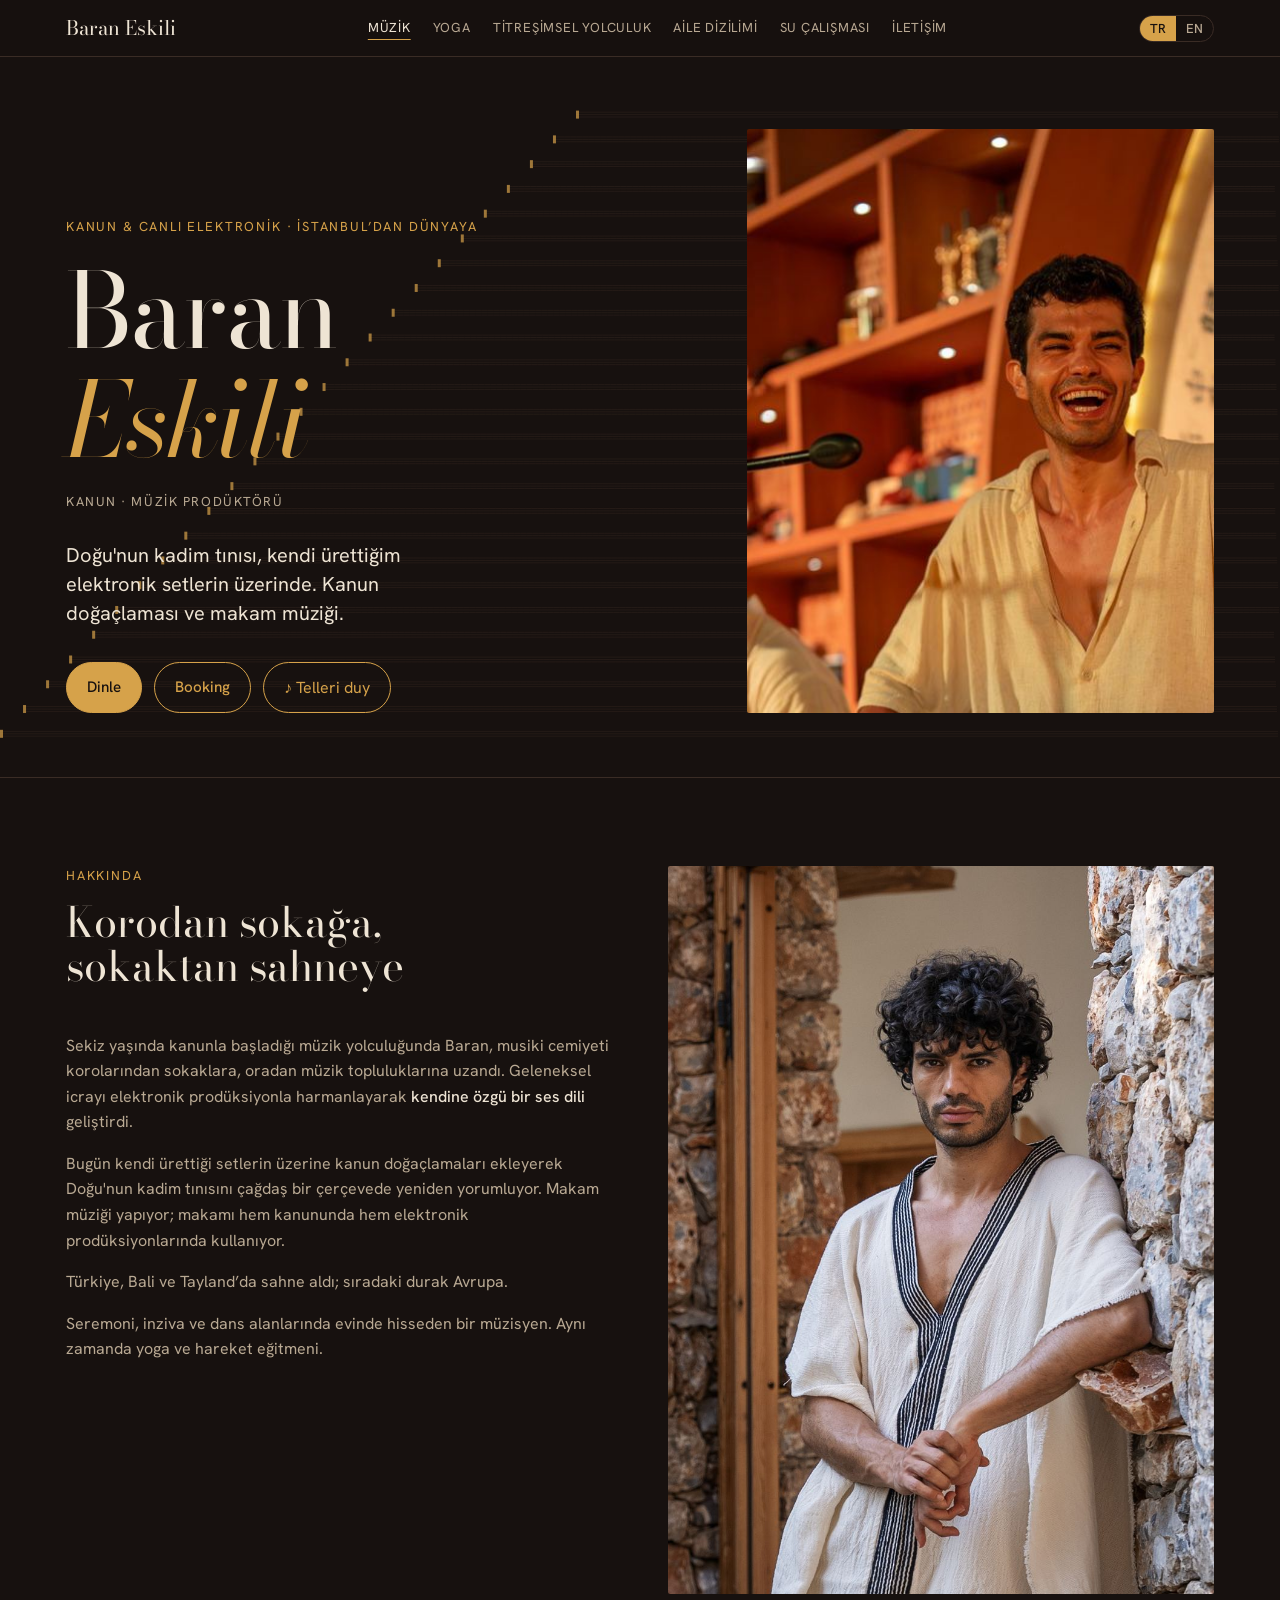
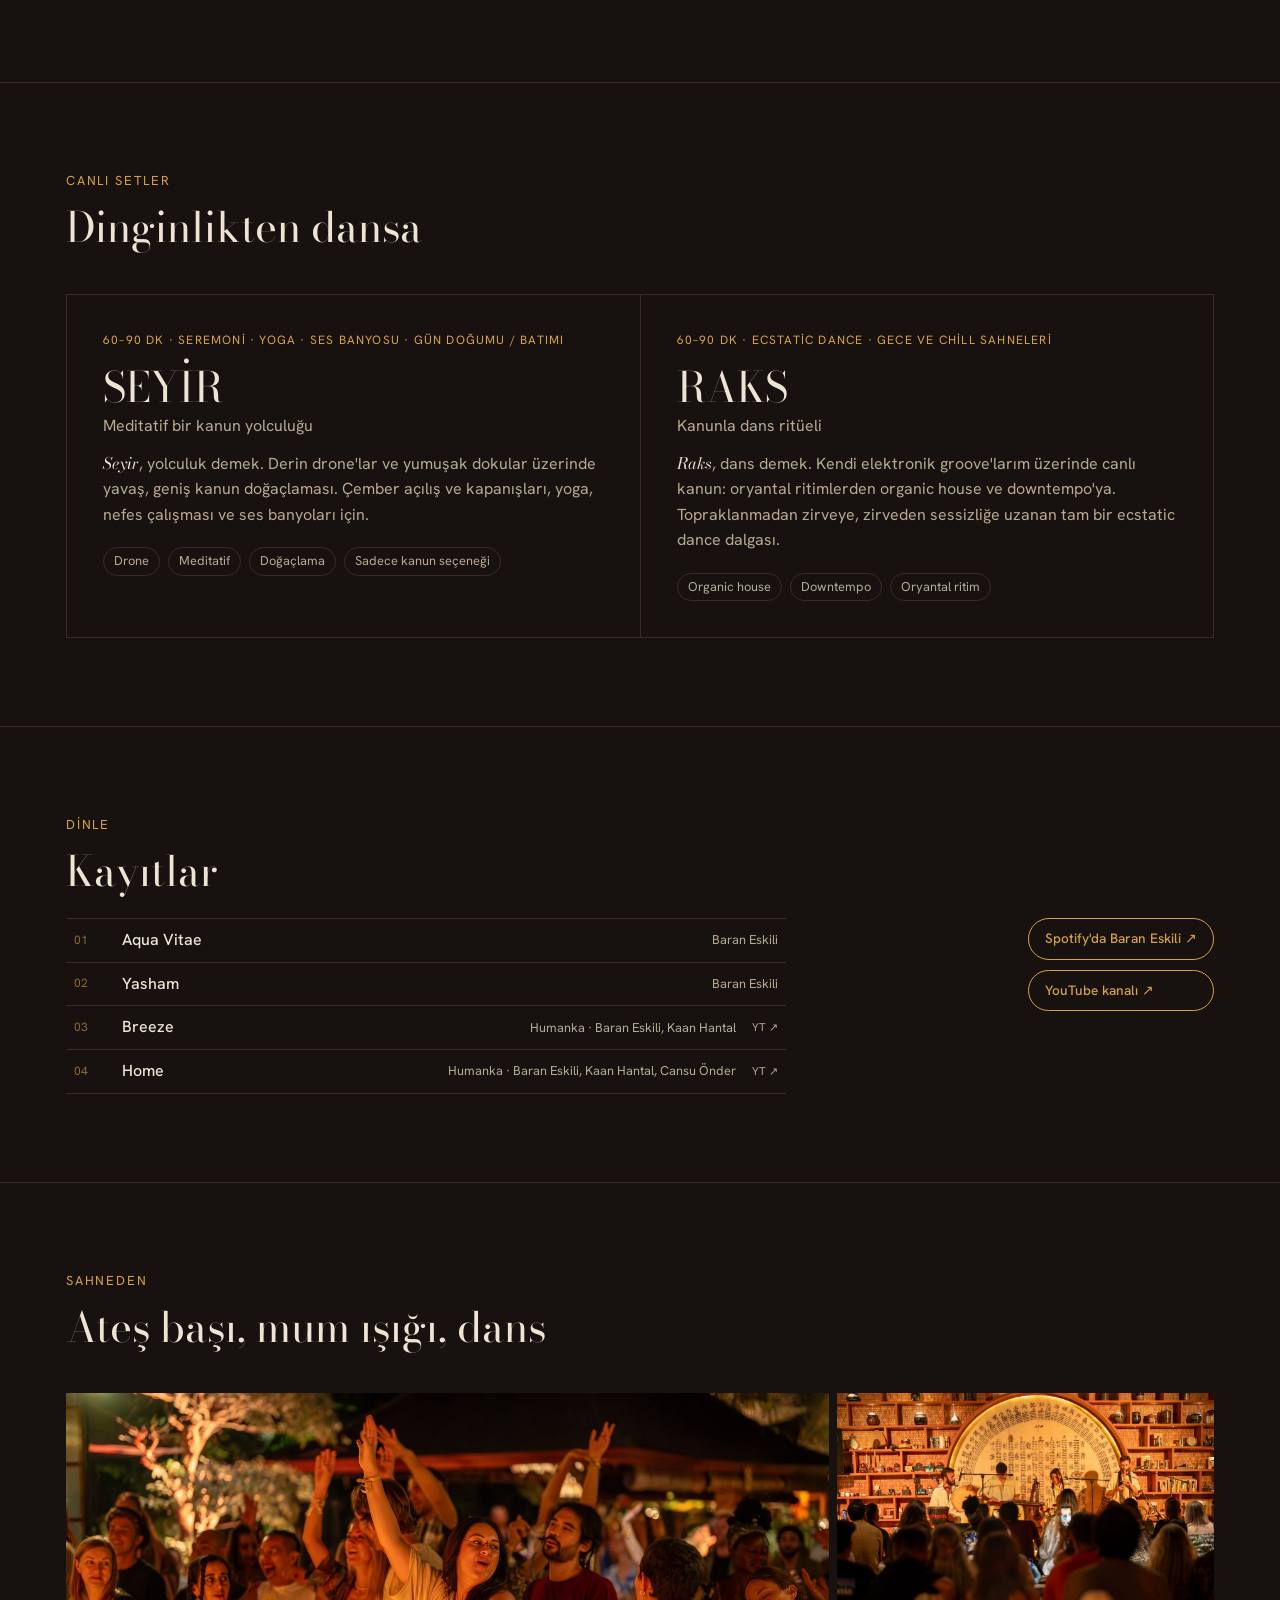
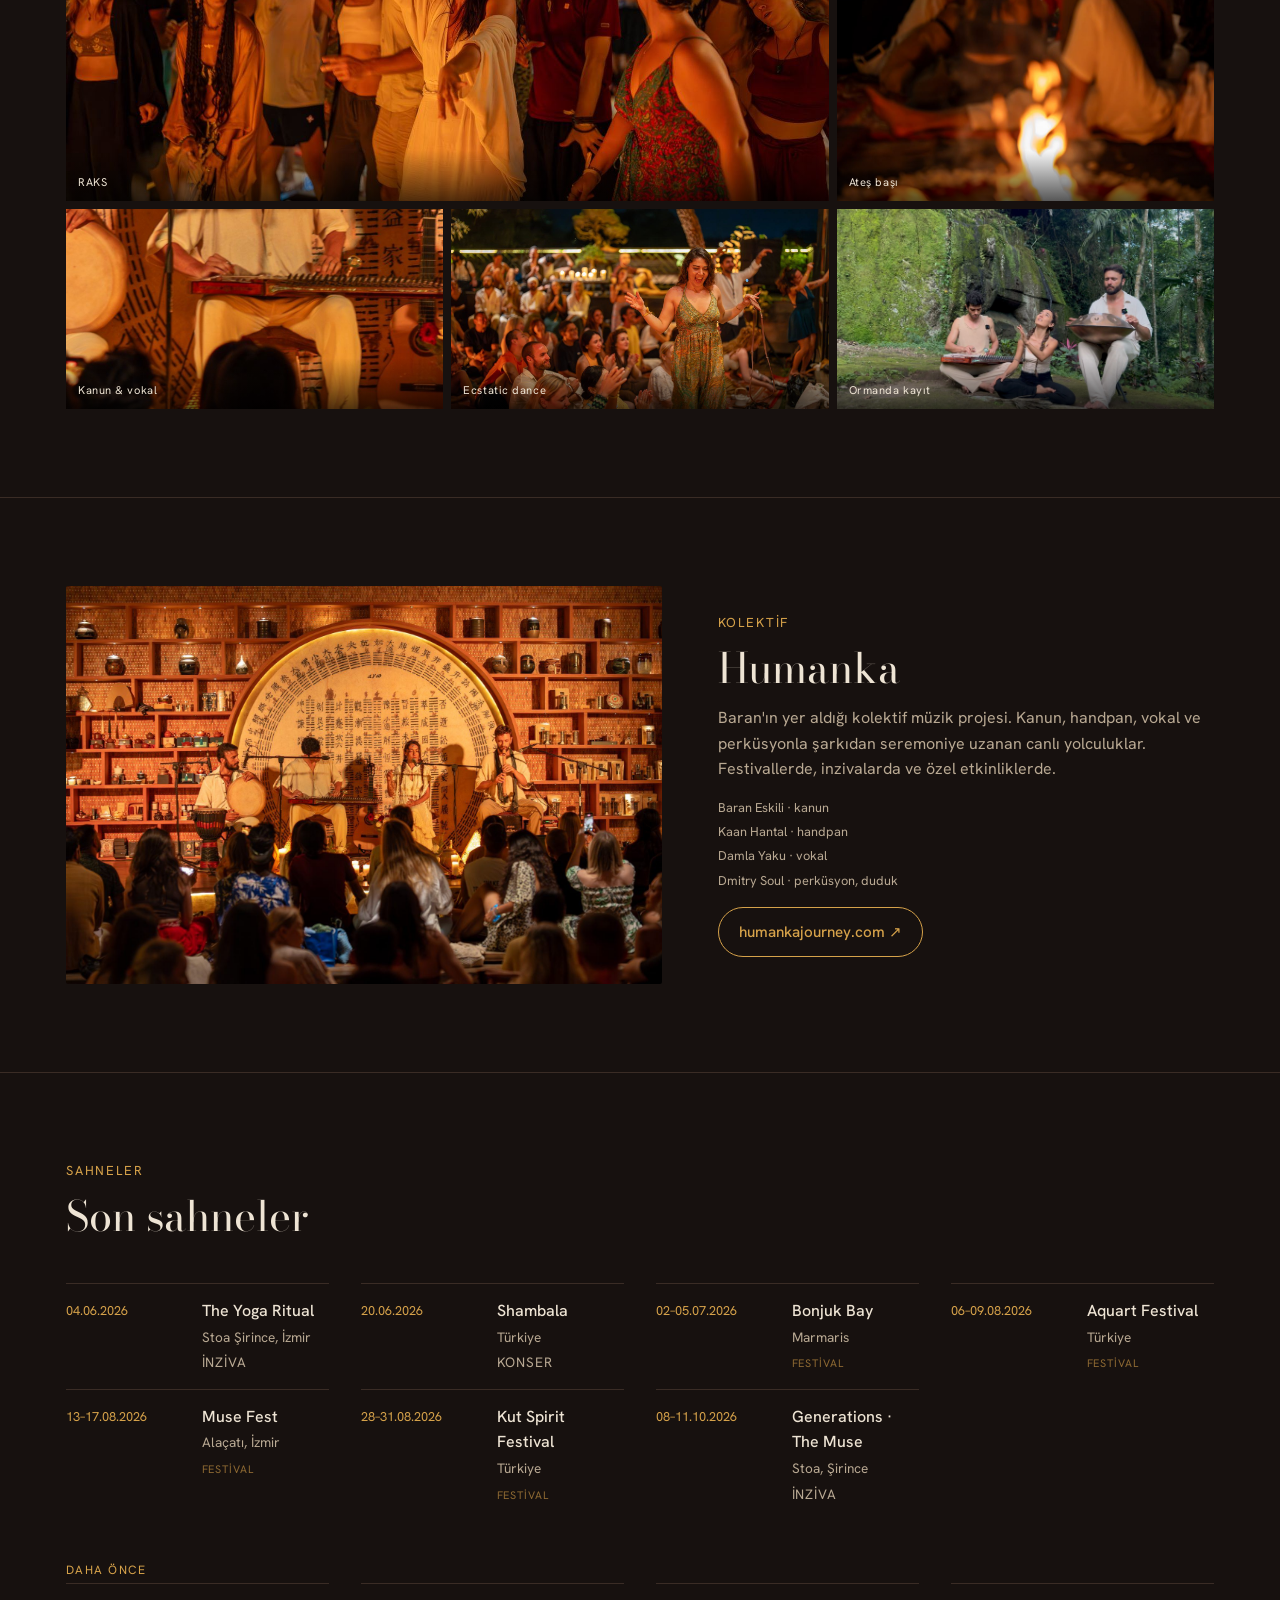
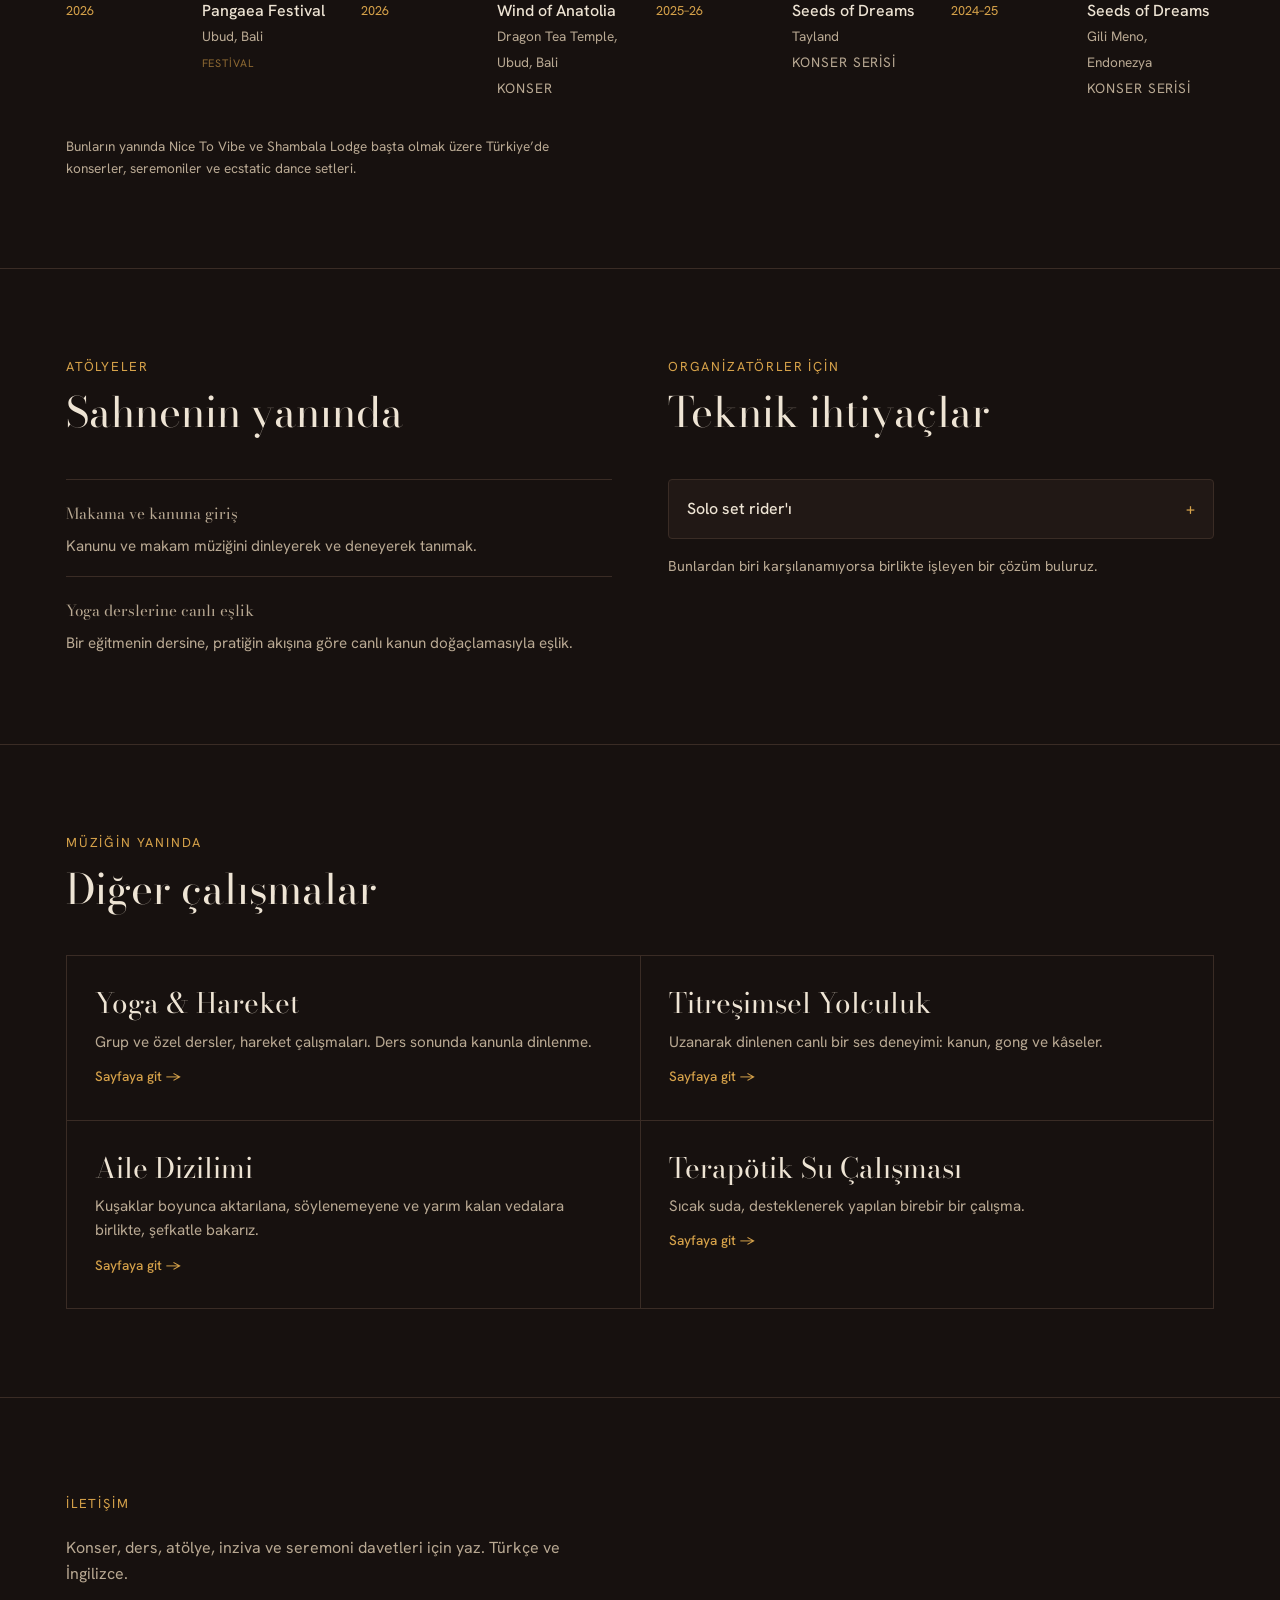
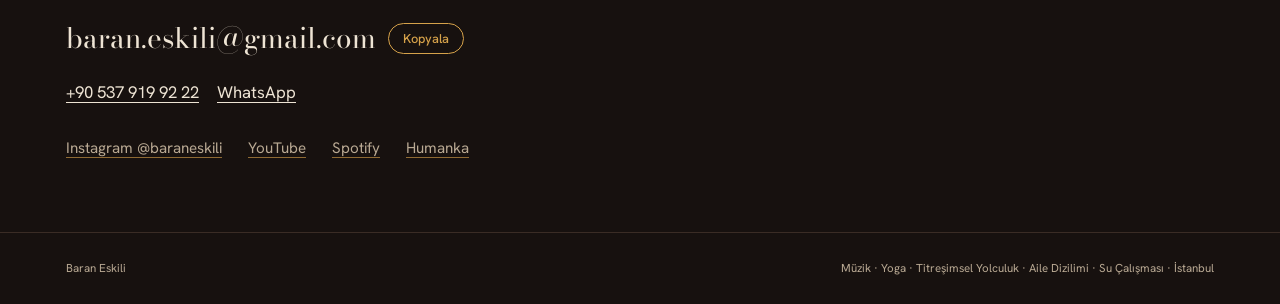
<file: index.html>
<!doctype html>
<html lang="tr">
<head>
<meta charset="utf-8">
<meta name="viewport" content="width=device-width, initial-scale=1, viewport-fit=cover">
<title>Baran Eskili · Kanun &amp; Müzik Prodüktörü</title>
<meta name="description" content="Baran Eskili: kanun sanatçısı ve müzik prodüktörü. Kanun doğaçlaması, makam müziği ve elektronik prodüksiyon.">
<meta property="og:title" content="Baran Eskili · Kanun &amp; Müzik Prodüktörü">
<meta property="og:description" content="Baran Eskili: kanun sanatçısı ve müzik prodüktörü. Kanun doğaçlaması, makam müziği ve elektronik prodüksiyon.">
<meta property="og:type" content="website">
<meta property="og:url" content="https://baraneskili.github.io/">
<meta property="og:image" content="https://baraneskili.github.io/img/baran-kanun.jpg">
<meta name="twitter:card" content="summary_large_image">
<link rel="icon" href="data:image/svg+xml,%3Csvg xmlns='http://www.w3.org/2000/svg' viewBox='0 0 32 32'%3E%3Crect width='32' height='32' rx='6' fill='%2317110f'/%3E%3Ctext x='16' y='23' font-family='Georgia,serif' font-size='20' text-anchor='middle' fill='%23d6a24a'%3EB%3C/text%3E%3C/svg%3E">
<link rel="preconnect" href="https://fonts.googleapis.com">
<link rel="preconnect" href="https://fonts.gstatic.com" crossorigin>
<link rel="stylesheet" href="https://fonts.googleapis.com/css2?family=Bodoni+Moda:ital,opsz,wght@0,6..96,400;0,6..96,500;1,6..96,400&family=Hanken+Grotesk:wght@400;500;600&display=swap">
<link rel="stylesheet" href="assets/site.css">
</head>
<body>
<nav class="nav" aria-label="Ana menü">
  <div class="wrap">
    <a class="brand" href="./">Baran Eskili</a>
    <ul>
      <li><a href="./" aria-current="page"><span data-l="tr">Müzik</span><span data-l="en">Music</span></a></li>
      <li><a href="yoga.html"><span data-l="tr">Yoga</span><span data-l="en">Yoga</span></a></li>
      <li><a href="titresimsel-yolculuk.html"><span data-l="tr">Titreşimsel Yolculuk</span><span data-l="en">Sound Healing</span></a></li>
      <li><a href="aile-dizilimi.html"><span data-l="tr">Aile Dizilimi</span><span data-l="en">Family Constellations</span></a></li>
      <li><a href="su-calismasi.html"><span data-l="tr">Su Çalışması</span><span data-l="en">Water Therapy</span></a></li>
      <li><a href="#iletisim"><span data-l="tr">İletişim</span><span data-l="en">Contact</span></a></li>
    </ul>
    <div class="nav-right">
      <div class="lang" role="group" aria-label="Dil / Language">
        <button type="button" id="lang-tr" aria-pressed="true">TR</button>
        <button type="button" id="lang-en" aria-pressed="false">EN</button>
      </div>
      <button type="button" class="menu-btn" id="menu-btn" aria-expanded="false"><span data-l="tr">Menü</span><span data-l="en">Menu</span></button>
    </div>
  </div>
</nav>

<header class="hero" id="top">
  <canvas id="strings" aria-hidden="true"></canvas>
  <div class="wrap">
    <div>
      <p class="eyebrow"><span data-l="tr">Kanun &amp; Canlı Elektronik · İstanbul&rsquo;dan dünyaya</span><span data-l="en">Qanun &amp; Live Electronics · From Istanbul to the world</span></p>
      <h1 style="margin-top:18px">Baran<br><em>Eskili</em></h1>
      <p class="roles"><span data-l="tr">Kanun · Müzik Prodüktörü</span><span data-l="en">Qanun · Music Producer</span></p>
      <p class="lede">
        <span data-l="tr">Doğu'nun kadim tınısı, kendi ürettiğim elektronik setlerin üzerinde. Kanun doğaçlaması ve makam müziği.</span>
        <span data-l="en">The ancient resonance of the East, layered over self-produced electronic sets. Qanun improvisation and makam music.</span>
      </p>
      <div class="ctas">
        <a class="btn solid" href="#dinle"><span data-l="tr">Dinle</span><span data-l="en">Listen</span></a>
        <a class="btn ghost" href="#iletisim"><span data-l="tr">Booking</span><span data-l="en">Booking</span></a>
      </div>
    </div>
    <figure>
      <img src="img/baran-kanun.jpg" alt="Baran Eskili kanun çalarken gülümsüyor">
    </figure>
  </div>
</header>

<main>
  <section id="hakkinda">
    <div class="wrap about">
      <div>
        <div class="head">
          <p class="eyebrow"><span data-l="tr">Hakkında</span><span data-l="en">About</span></p>
          <h2><span data-l="tr">Korodan sokağa, sokaktan sahneye</span><span data-l="en">From choir to street, from street to stage</span></h2>
        </div>
        <div class="prose" data-l="tr">
          <p>Sekiz yaşında kanunla başladığı müzik yolculuğunda Baran, musiki cemiyeti korolarından sokaklara, oradan müzik topluluklarına uzandı. Geleneksel icrayı elektronik prodüksiyonla harmanlayarak <strong>kendine özgü bir ses dili</strong> geliştirdi.</p>
          <p>Bugün kendi ürettiği setlerin üzerine kanun doğaçlamaları ekleyerek Doğu'nun kadim tınısını çağdaş bir çerçevede yeniden yorumluyor. Makam müziği yapıyor; makamı hem kanununda hem elektronik prodüksiyonlarında kullanıyor.</p>
          <p>Türkiye, Bali ve Tayland&rsquo;da sahne aldı; sıradaki durak Avrupa.</p>
          <p>Seremoni, inziva ve dans alanlarında evinde hisseden bir müzisyen. Aynı zamanda yoga ve hareket eğitmeni.</p>
        </div>
        <div class="prose" data-l="en">
          <p>Beginning his musical journey with the qanun at the age of eight, Baran travelled from music society choirs to the streets, and from there to musical collectives. Blending traditional performance with electronic production, he developed <strong>a sonic language of his own</strong>.</p>
          <p>Today he layers qanun improvisations over his self-produced sets, reinterpreting the ancient resonance of the East in a contemporary frame. He makes makam music and uses makam in both his qanun playing and his electronic productions.</p>
          <p>He has performed in Türkiye, Bali and Thailand; Europe is next.</p>
          <p>He is at home in ceremony, retreat and dance spaces, and is also a yoga and movement teacher.</p>
        </div>
      </div>
      <img src="img/portre.jpg" alt="Baran Eskili, taş duvar önünde portre" loading="lazy">
    </div>
  </section>

  <section id="setler">
    <div class="wrap">
      <div class="head">
        <p class="eyebrow"><span data-l="tr">Canlı setler</span><span data-l="en">Live sets</span></p>
        <h2><span data-l="tr">Dinginlikten dansa</span><span data-l="en">From stillness to dance</span></h2>
      </div>
      <div class="sets">
        <article class="set">
          <p class="meta"><span data-l="tr">60–90 dk · Seremoni · Yoga · Ses banyosu · Gün doğumu / batımı</span><span data-l="en">60–90 min · Ceremony · Yoga · Sound bath · Sunrise / sunset</span></p>
          <h3>SEYİR<small><span data-l="tr">Meditatif bir kanun yolculuğu</span><span data-l="en">A meditative qanun journey</span></small></h3>
          <p class="prose"><span data-l="tr"><span class="word">Seyir</span>, yolculuk demek. Derin drone'lar ve yumuşak dokular üzerinde yavaş, geniş kanun doğaçlaması. Çember açılış ve kapanışları, yoga, nefes çalışması ve ses banyoları için.</span><span data-l="en"><span class="word">Seyir</span> means journey. Slow, spacious qanun improvisation over deep drones and soft textures. Made for opening and closing circles, yoga, breathwork and sound baths.</span></p>
          <ul><li>Drone</li><li><span data-l="tr">Meditatif</span><span data-l="en">Meditative</span></li><li><span data-l="tr">Doğaçlama</span><span data-l="en">Improvisation</span></li><li><span data-l="tr">Sadece kanun seçeneği</span><span data-l="en">Qanun-only option</span></li></ul>
        </article>
        <article class="set">
          <p class="meta"><span data-l="tr">60–90 dk · Ecstatic dance · Gece ve chill sahneleri</span><span data-l="en">60–90 min · Ecstatic dance · Night &amp; chill stages</span></p>
          <h3>RAKS<small><span data-l="tr">Kanunla dans ritüeli</span><span data-l="en">Qanun dance ritual</span></small></h3>
          <p class="prose"><span data-l="tr"><span class="word">Raks</span>, dans demek. Kendi elektronik groove'larım üzerinde canlı kanun: oryantal ritimlerden organic house ve downtempo'ya. Topraklanmadan zirveye, zirveden sessizliğe uzanan tam bir ecstatic dance dalgası.</span><span data-l="en"><span class="word">Raks</span> means dance. Live qanun over his own electronic grooves, from oriental rhythms to organic house and downtempo, building a full ecstatic dance wave from grounding to peak and back to stillness.</span></p>
          <ul><li>Organic house</li><li>Downtempo</li><li><span data-l="tr">Oryantal ritim</span><span data-l="en">Oriental rhythm</span></li></ul>
        </article>
      </div>
    </div>
  </section>

  <section id="dinle">
    <div class="wrap">
      <div class="head">
        <p class="eyebrow"><span data-l="tr">Dinle</span><span data-l="en">Listen</span></p>
        <h2><span data-l="tr">Kayıtlar</span><span data-l="en">Recordings</span></h2>
      </div>
      <div class="listen">
      <ol class="tracks">
        <li class="track">
          <a class="row" href="https://open.spotify.com/track/3p7DjKAnCjapx9tFW3alb0" target="_blank" rel="noopener"><span class="t">Aqua Vitae</span><span class="who">Baran Eskili</span></a>
          <span></span>
        </li>
        <li class="track">
          <a class="row" href="https://open.spotify.com/track/2PJ138Dm6PtZzarAUG9Vmw" target="_blank" rel="noopener"><span class="t">Yasham</span><span class="who">Baran Eskili</span></a>
          <span></span>
        </li>
        <li class="track">
          <a class="row" href="https://open.spotify.com/track/0OM3Nhsx6qLOUuUinMZMAm" target="_blank" rel="noopener"><span class="t">Breeze</span><span class="who">Humanka · Baran Eskili, Kaan Hantal</span></a>
          <a class="yt" href="https://youtu.be/6R7MoOpLjGE" target="_blank" rel="noopener" aria-label="Breeze, YouTube">YT ↗</a>
        </li>
        <li class="track">
          <a class="row" href="https://open.spotify.com/track/3ugTVQ7fBnOWTmZy9pzOpM" target="_blank" rel="noopener"><span class="t">Home</span><span class="who">Humanka · Baran Eskili, Kaan Hantal, Cansu Önder</span></a>
          <a class="yt" href="https://youtu.be/5eAEd-w6_4M" target="_blank" rel="noopener" aria-label="Home, YouTube">YT ↗</a>
        </li>
      </ol>
      <div class="platforms">
        <a class="btn ghost" href="https://open.spotify.com/artist/4cRAqSYwV8G8HVjvDOOpfv" target="_blank" rel="noopener"><span data-l="tr">Spotify'da Baran Eskili ↗</span><span data-l="en">Baran Eskili on Spotify ↗</span></a>
        <a class="btn ghost" href="https://www.youtube.com/@ahmetbaraneskili" target="_blank" rel="noopener"><span data-l="tr">YouTube kanalı ↗</span><span data-l="en">YouTube channel ↗</span></a>
      </div>
      </div>
    </div>
  </section>

  <section id="galeri">
    <div class="wrap">
      <div class="head">
        <p class="eyebrow"><span data-l="tr">Sahneden</span><span data-l="en">From the stage</span></p>
        <h2><span data-l="tr">Ateş başı, mum ışığı, dans</span><span data-l="en">Firelight, candlelight, dance</span></h2>
      </div>
      <div class="gallery">
        <figure class="g1"><img src="img/kalabalik.jpg" alt="Gece açık hava konserinde dans eden kalabalık" loading="lazy"><figcaption>RAKS</figcaption></figure>
        <figure class="g2"><img src="img/ates.jpg" alt="Ateş başında kanun dinletisi" loading="lazy"><figcaption><span data-l="tr">Ateş başı</span><span data-l="en">By the fire</span></figcaption></figure>
        <figure class="g3"><img src="img/sahne.jpg" alt="Baran mikrofon önünde kanun çalıyor" loading="lazy"><figcaption><span data-l="tr">Kanun &amp; vokal</span><span data-l="en">Qanun &amp; voice</span></figcaption></figure>
        <figure class="g4"><img src="img/dans.jpg" alt="Seyirciler arasında dans eden kadın" loading="lazy"><figcaption>Ecstatic dance</figcaption></figure>
        <figure class="g5"><img src="img/orman.jpg" alt="Ormanda kanun, vokal ve handpan" loading="lazy"><figcaption><span data-l="tr">Ormanda kayıt</span><span data-l="en">Forest session</span></figcaption></figure>
      </div>
    </div>
  </section>

  <section id="humanka">
    <div class="wrap humanka">
      <img src="img/humanka.jpg" alt="Humanka sahnede: kanun, handpan, vokal" loading="lazy">
      <div class="head" style="margin:0">
        <p class="eyebrow"><span data-l="tr">Kolektif</span><span data-l="en">Collective</span></p>
        <h2>Humanka</h2>
        <div class="prose">
          <p data-l="tr">Baran'ın yer aldığı kolektif müzik projesi. Kanun, handpan, vokal ve perküsyonla şarkıdan seremoniye uzanan canlı yolculuklar. Festivallerde, inzivalarda ve özel etkinliklerde.</p>
          <p data-l="en">The collective music project Baran is part of. Live journeys from song to ceremony with qanun, handpan, voice and percussion, at festivals, retreats and private events.</p>
        </div>
        <p class="members">Baran Eskili · <span data-l="tr">kanun</span><span data-l="en">qanun</span><br>Kaan Hantal · handpan<br>Damla Yaku · <span data-l="tr">vokal</span><span data-l="en">voice</span><br>Dmitry Soul · <span data-l="tr">perküsyon, duduk</span><span data-l="en">percussion, duduk</span></p>
        <div><a class="btn ghost" href="https://humankajourney.com" target="_blank" rel="noopener">humankajourney.com ↗</a></div>
      </div>
    </div>
  </section>

  <section id="sahneler">
    <div class="wrap">
      <div class="head">
        <p class="eyebrow"><span data-l="tr">Sahneler</span><span data-l="en">Stages</span></p>
        <h2><span data-l="tr">Son sahneler</span><span data-l="en">Recent stages</span></h2>
      </div>
      <ul class="shows">
        <li class="show"><time datetime="2026-06-04">04.06.2026</time><div><b>The Yoga Ritual</b><span>Stoa Şirince, İzmir</span><br><span class="tag"><span data-l="tr">İnziva</span><span data-l="en">Retreat</span></span></div></li>
        <li class="show"><time datetime="2026-06-20">20.06.2026</time><div><b>Shambala</b><span>Türkiye</span><br><span class="tag"><span data-l="tr">Konser</span><span data-l="en">Concert</span></span></div></li>
        <li class="show"><time datetime="2026-07-02">02–05.07.2026</time><div><b>Bonjuk Bay</b><span>Marmaris</span><br><span class="tag">Festival</span></div></li>
        <li class="show"><time datetime="2026-08-06">06–09.08.2026</time><div><b>Aquart Festival</b><span>Türkiye</span><br><span class="tag">Festival</span></div></li>
        <li class="show"><time datetime="2026-08-13">13–17.08.2026</time><div><b>Muse Fest</b><span>Alaçatı, İzmir</span><br><span class="tag">Festival</span></div></li>
        <li class="show"><time datetime="2026-08-28">28–31.08.2026</time><div><b>Kut Spirit Festival</b><span>Türkiye</span><br><span class="tag">Festival</span></div></li>
        <li class="show"><time datetime="2026-10-08">08–11.10.2026</time><div><b>Generations · The Muse</b><span>Stoa, Şirince</span><br><span class="tag"><span data-l="tr">İnziva</span><span data-l="en">Retreat</span></span></div></li>
      </ul>

      <h3 class="shows-sub"><span data-l="tr">Daha önce</span><span data-l="en">Earlier</span></h3>
      <ul class="shows">
        <li class="show"><time>2026</time><div><b>Pangaea Festival</b><span>Ubud, Bali</span><br><span class="tag">Festival</span></div></li>
        <li class="show"><time>2026</time><div><b>Wind of Anatolia</b><span>Dragon Tea Temple, Ubud, Bali</span><br><span class="tag"><span data-l="tr">Konser</span><span data-l="en">Concert</span></span></div></li>
        <li class="show"><time>2025–26</time><div><b>Seeds of Dreams</b><span><span data-l="tr">Tayland</span><span data-l="en">Thailand</span></span><br><span class="tag"><span data-l="tr">Konser serisi</span><span data-l="en">Concert series</span></span></div></li>
        <li class="show"><time>2024–25</time><div><b>Seeds of Dreams</b><span>Gili Meno, <span data-l="tr">Endonezya</span><span data-l="en">Indonesia</span></span><br><span class="tag"><span data-l="tr">Konser serisi</span><span data-l="en">Concert series</span></span></div></li>
      </ul>
      <p class="note" style="margin-top:22px"><span data-l="tr">Bunların yanında Nice To Vibe ve Shambala Lodge başta olmak üzere Türkiye&rsquo;de konserler, seremoniler ve ecstatic dance setleri.</span><span data-l="en">Alongside these: concerts, ceremonies and ecstatic dance sets across Türkiye, including Nice To Vibe and Shambala Lodge.</span></p>
    </div>
  </section>

  <section id="atolye">
    <div class="wrap two">
      <div>
        <div class="head">
          <p class="eyebrow"><span data-l="tr">Atölyeler</span><span data-l="en">Workshops</span></p>
          <h2><span data-l="tr">Sahnenin yanında</span><span data-l="en">Alongside the stage</span></h2>
        </div>
        <ul class="ws">
          <li><b><span data-l="tr">Makama ve kanuna giriş</span><span data-l="en">Introduction to makam and the qanun</span></b><span data-l="tr">Kanunu ve makam müziğini dinleyerek ve deneyerek tanımak.</span><span data-l="en">Getting to know the qanun and makam music by listening and trying.</span></li>
          <li><b><span data-l="tr">Yoga derslerine canlı eşlik</span><span data-l="en">Live qanun for yoga classes</span></b><span data-l="tr">Bir eğitmenin dersine, pratiğin akışına göre canlı kanun doğaçlamasıyla eşlik.</span><span data-l="en">Live qanun improvisation accompanying another teacher&rsquo;s class, following the flow of the practice.</span></li>
        </ul>
      </div>
      <div>
        <div class="head">
          <p class="eyebrow"><span data-l="tr">Organizatörler için</span><span data-l="en">For promoters</span></p>
          <h2><span data-l="tr">Teknik ihtiyaçlar</span><span data-l="en">Technical needs</span></h2>
        </div>
        <details>
          <summary><span data-l="tr">Solo set rider'ı</span><span data-l="en">Solo set rider</span></summary>
          <div class="rider">
            <div><b>Ch 1</b><span><span data-l="tr">Kanun: aktif DI + 1× TS + 1× XLR</span><span data-l="en">Qanun: active DI + 1× TS + 1× XLR</span></span></div>
            <div><b>Ch 2–3</b><span><span data-l="tr">Laptop / ses kartı: stereo DI (L/R), TS → XLR</span><span data-l="en">Laptop / interface: stereo DI (L/R), TS → XLR</span></span></div>
            <div><b>Ch 4</b><span><span data-l="tr">Vokal mikrofonu (SM58 vb.), isteğe bağlı</span><span data-l="en">Vocal mic (SM58 or similar), optional</span></span></div>
            <div><b><span data-l="tr">Sahne</span><span data-l="en">Stage</span></b><span><span data-l="tr">1 monitör · 1 küçük masa · 1 kolçaksız sandalye · grup priz (220V)</span><span data-l="en">1 wedge · 1 small table · 1 armless chair · power strip (220V)</span></span></div>
            <div><b>PA</b><span><span data-l="tr">Mekâna uygun profesyonel L/R · Ses kontrolü 30 dk</span><span data-l="en">Venue-appropriate pro L/R · Soundcheck 30 min</span></span></div>
          </div>
        </details>
        <p class="prose" style="margin-top:16px;font-size:.9rem"><span data-l="tr">Bunlardan biri karşılanamıyorsa birlikte işleyen bir çözüm buluruz.</span><span data-l="en">If any of these can't be met, we'll gladly find a workable solution together.</span></p>
      </div>
    </div>
  </section>

  <section id="alanlar">
    <div class="wrap">
      <div class="head">
        <p class="eyebrow"><span data-l="tr">Müziğin yanında</span><span data-l="en">Beyond the stage</span></p>
        <h2><span data-l="tr">Diğer çalışmalar</span><span data-l="en">Other work</span></h2>
      </div>
      <div class="paths">
        <a class="path" href="yoga.html"><h3><span data-l="tr">Yoga &amp; Hareket</span><span data-l="en">Yoga &amp; Movement</span></h3><p><span data-l="tr">Grup ve özel dersler, hareket çalışmaları. Ders sonunda kanunla dinlenme.</span><span data-l="en">Group and private classes and movement work, closing with a rest to qanun.</span></p><span class="more"><span data-l="tr">Sayfaya git →</span><span data-l="en">Visit page →</span></span></a>
        <a class="path" href="titresimsel-yolculuk.html"><h3><span data-l="tr">Titreşimsel Yolculuk</span><span data-l="en">Sound Healing with Qanun</span></h3><p><span data-l="tr">Uzanarak dinlenen canlı bir ses deneyimi: kanun, gong ve kâseler.</span><span data-l="en">A live sound experience you receive lying down: qanun, gong and bowls.</span></p><span class="more"><span data-l="tr">Sayfaya git →</span><span data-l="en">Visit page →</span></span></a>
        <a class="path" href="aile-dizilimi.html"><h3><span data-l="tr">Aile Dizilimi</span><span data-l="en">Family Constellations</span></h3><p><span data-l="tr">Kuşaklar boyunca aktarılana, söylenemeyene ve yarım kalan vedalara birlikte, şefkatle bakarız.</span><span data-l="en">Together and with compassion, we look at what was passed down through generations, what could not be said and the farewells left unfinished.</span></p><span class="more"><span data-l="tr">Sayfaya git →</span><span data-l="en">Visit page →</span></span></a>
        <a class="path" href="su-calismasi.html"><h3><span data-l="tr">Terapötik Su Çalışması</span><span data-l="en">Water Therapy</span></h3><p><span data-l="tr">Sıcak suda, desteklenerek yapılan birebir bir çalışma.</span><span data-l="en">A one-to-one session in warm water, held and supported.</span></p><span class="more"><span data-l="tr">Sayfaya git →</span><span data-l="en">Visit page →</span></span></a>
      </div>
    </div>
  </section>
  <section id="iletisim" class="contact">
    <div class="wrap">
      <p class="eyebrow"><span data-l="tr">İletişim</span><span data-l="en">Contact</span></p>
      <p class="prose" style="margin-top:20px"><span data-l="tr">Konser, ders, atölye, inziva ve seremoni davetleri için yaz. Türkçe ve İngilizce.</span><span data-l="en">For concerts, classes, workshops, retreats and ceremonies. Turkish and English.</span></p>
      <div class="mail">
        <code id="email">baran.eskili@gmail.com</code>
        <button class="copy" type="button" id="copy-email"><span data-l="tr">Kopyala</span><span data-l="en">Copy</span></button>
      </div>
      <p class="phone"><a href="tel:+905379199222">+90 537 919 92 22</a><a href="https://wa.me/905379199222" target="_blank" rel="noopener">WhatsApp</a></p>
      <div class="socials">
        <a href="https://instagram.com/baraneskili" target="_blank" rel="noopener">Instagram @baraneskili</a>
        <a href="https://www.youtube.com/@ahmetbaraneskili" target="_blank" rel="noopener">YouTube</a>
        <a href="https://open.spotify.com/artist/4cRAqSYwV8G8HVjvDOOpfv" target="_blank" rel="noopener">Spotify</a>
        <a href="https://humankajourney.com" target="_blank" rel="noopener">Humanka</a>
      </div>
    </div>
  </section>
</main>
<footer>
  <div class="wrap"><span>Baran Eskili</span><span><span data-l="tr">Müzik · Yoga · Titreşimsel Yolculuk · Aile Dizilimi · Su Çalışması · İstanbul</span><span data-l="en">Music · Yoga · Sound Healing · Family Constellations · Water Therapy · Istanbul</span></span></div>
</footer>
<script src="assets/site.js"></script>
</body>
</html>
</file>
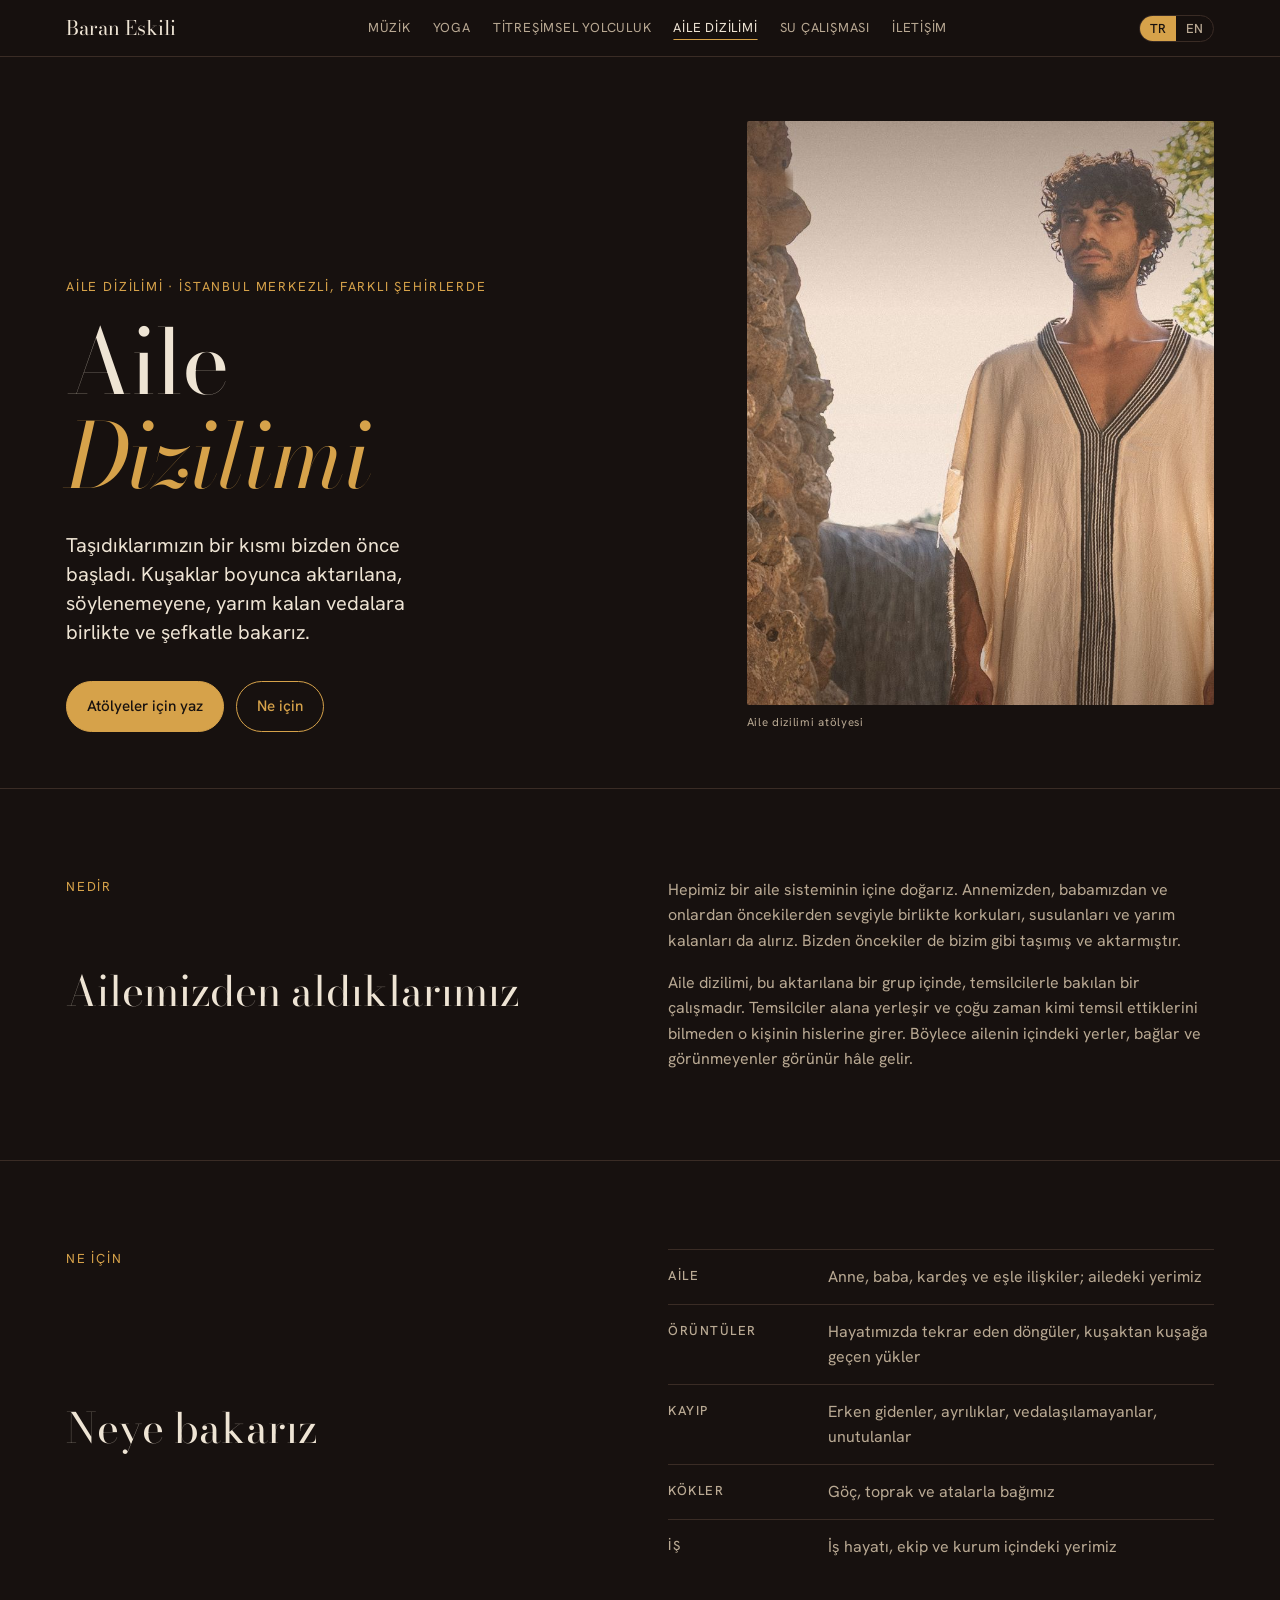
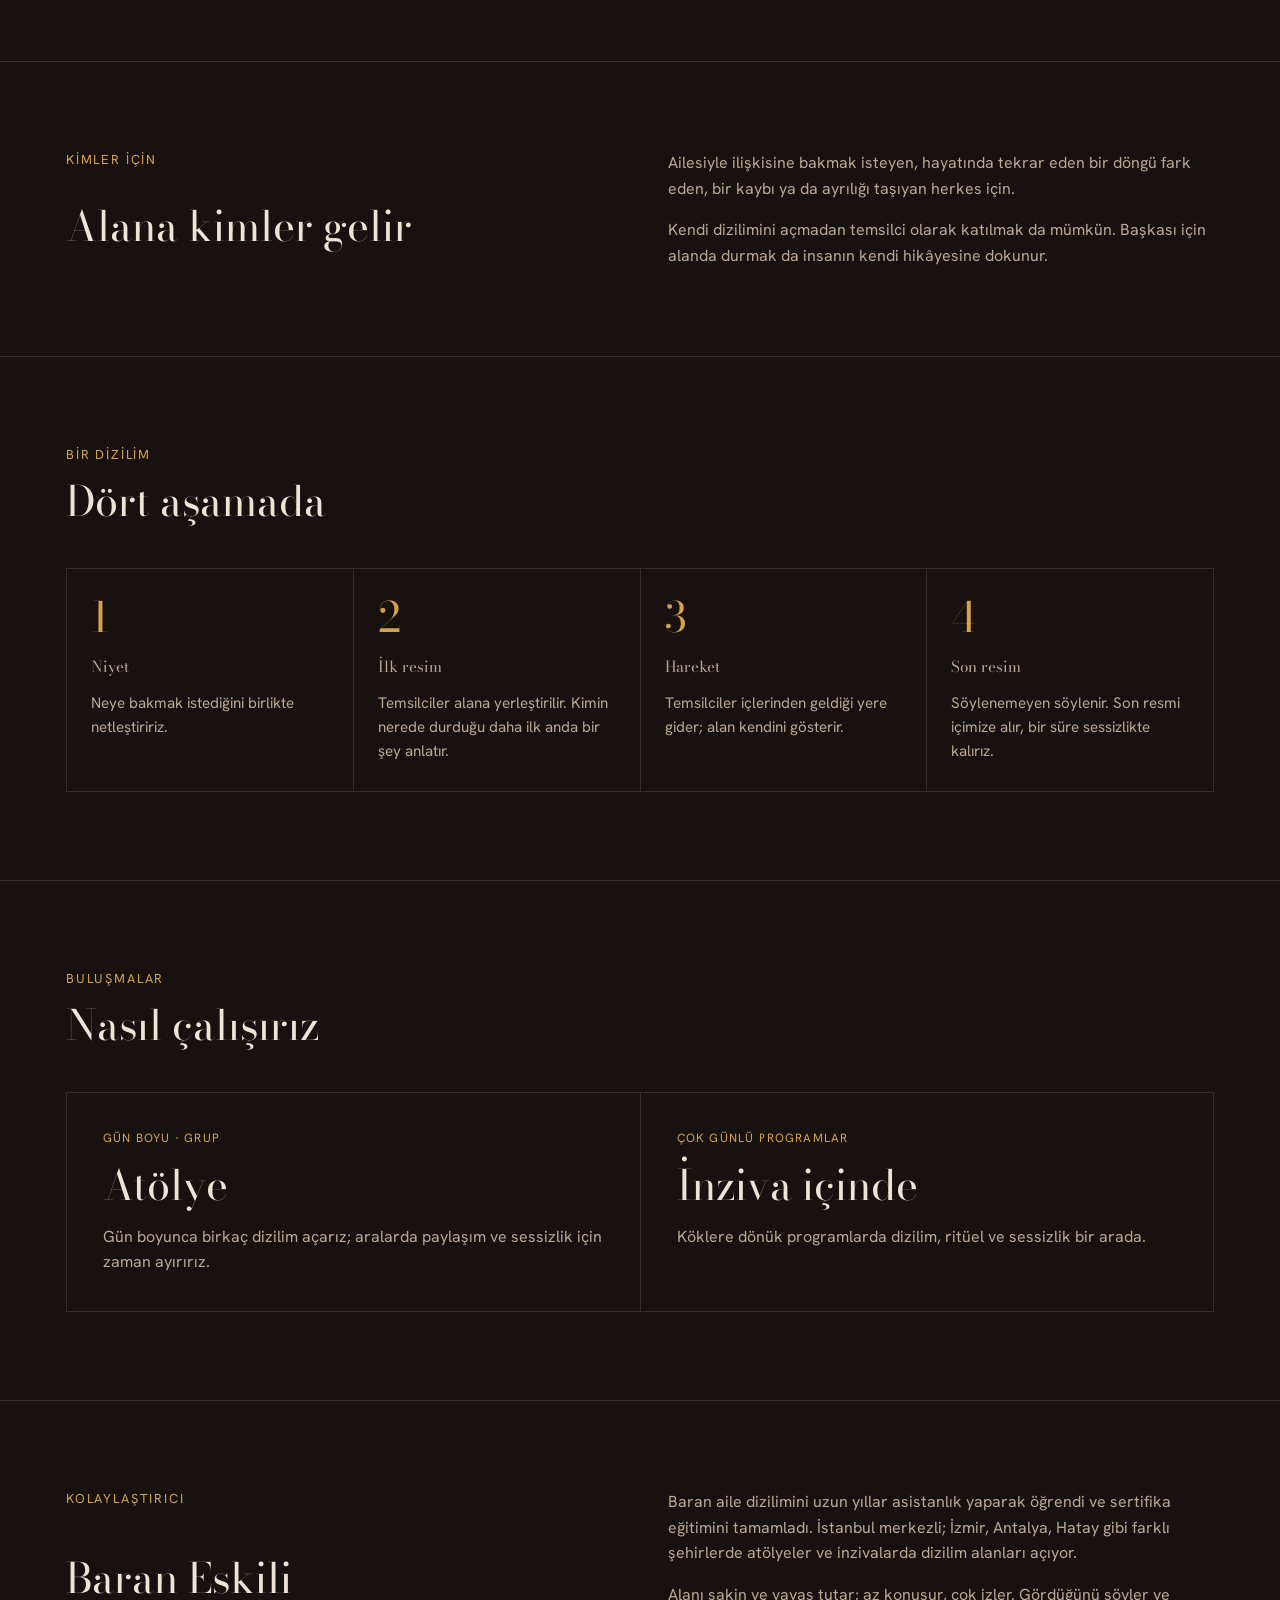
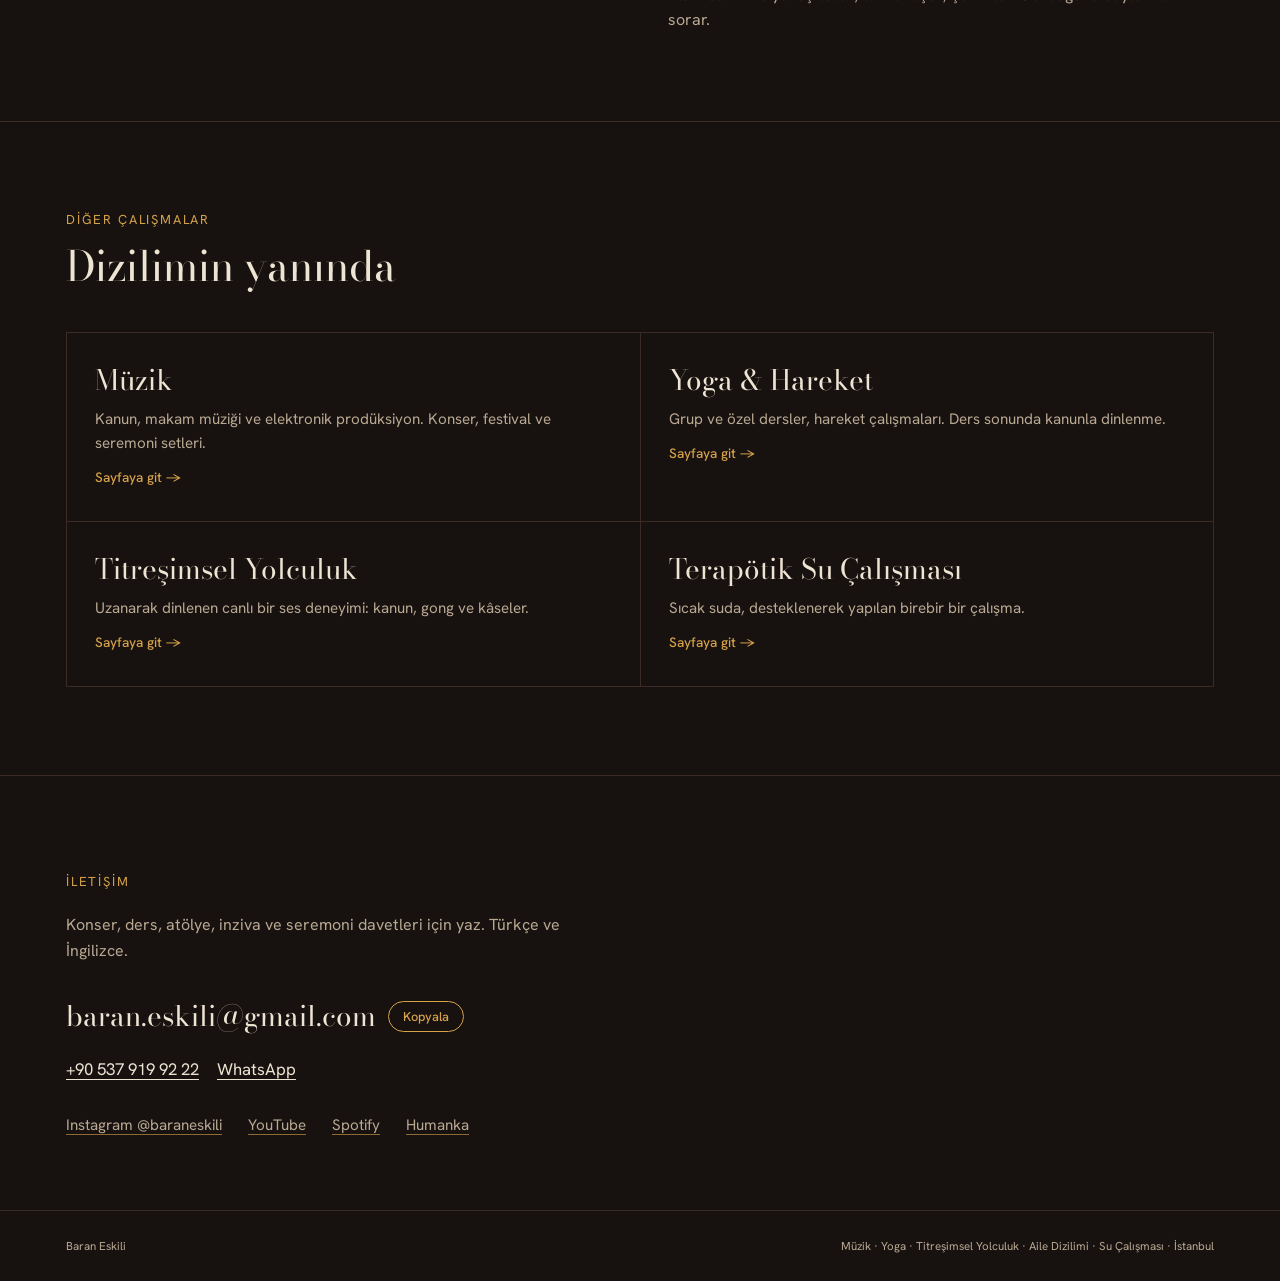
<file: aile-dizilimi.html>
<!doctype html>
<html lang="tr">
<head>
<meta charset="utf-8">
<meta name="viewport" content="width=device-width, initial-scale=1, viewport-fit=cover">
<title>Aile Dizilimi · Baran Eskili</title>
<meta name="description" content="Baran Eskili ile aile dizilimi: kuşaklar boyunca aktarılana, söylenemeyene ve yarım kalan vedalara birlikte, şefkatle bakarız. İstanbul merkezli; farklı şehirlerde atölyeler ve inzivalar.">
<meta property="og:title" content="Aile Dizilimi · Baran Eskili">
<meta property="og:description" content="Baran Eskili ile aile dizilimi: kuşaklar boyunca aktarılana, söylenemeyene ve yarım kalan vedalara birlikte, şefkatle bakarız. İstanbul merkezli; farklı şehirlerde atölyeler ve inzivalar.">
<meta property="og:type" content="website">
<meta property="og:url" content="https://baraneskili.github.io/aile-dizilimi.html">
<meta property="og:image" content="https://baraneskili.github.io/img/dizilim.jpg">
<meta name="twitter:card" content="summary_large_image">
<link rel="icon" href="data:image/svg+xml,%3Csvg xmlns='http://www.w3.org/2000/svg' viewBox='0 0 32 32'%3E%3Crect width='32' height='32' rx='6' fill='%2317110f'/%3E%3Ctext x='16' y='23' font-family='Georgia,serif' font-size='20' text-anchor='middle' fill='%23d6a24a'%3EB%3C/text%3E%3C/svg%3E">
<link rel="preconnect" href="https://fonts.googleapis.com">
<link rel="preconnect" href="https://fonts.gstatic.com" crossorigin>
<link rel="stylesheet" href="https://fonts.googleapis.com/css2?family=Bodoni+Moda:ital,opsz,wght@0,6..96,400;0,6..96,500;1,6..96,400&family=Hanken+Grotesk:wght@400;500;600&display=swap">
<link rel="stylesheet" href="assets/site.css">
</head>
<body>
<nav class="nav" aria-label="Ana menü">
  <div class="wrap">
    <a class="brand" href="./">Baran Eskili</a>
    <ul>
      <li><a href="./"><span data-l="tr">Müzik</span><span data-l="en">Music</span></a></li>
      <li><a href="yoga.html"><span data-l="tr">Yoga</span><span data-l="en">Yoga</span></a></li>
      <li><a href="titresimsel-yolculuk.html"><span data-l="tr">Titreşimsel Yolculuk</span><span data-l="en">Sound Healing</span></a></li>
      <li><a href="aile-dizilimi.html" aria-current="page"><span data-l="tr">Aile Dizilimi</span><span data-l="en">Family Constellations</span></a></li>
      <li><a href="su-calismasi.html"><span data-l="tr">Su Çalışması</span><span data-l="en">Water Therapy</span></a></li>
      <li><a href="#iletisim"><span data-l="tr">İletişim</span><span data-l="en">Contact</span></a></li>
    </ul>
    <div class="nav-right">
      <div class="lang" role="group" aria-label="Dil / Language">
        <button type="button" id="lang-tr" aria-pressed="true">TR</button>
        <button type="button" id="lang-en" aria-pressed="false">EN</button>
      </div>
      <button type="button" class="menu-btn" id="menu-btn" aria-expanded="false"><span data-l="tr">Menü</span><span data-l="en">Menu</span></button>
    </div>
  </div>
</nav>
<header class="hero sub" id="top">
  <div class="wrap">
    <div>
      <p class="eyebrow"><span data-l="tr">Aile Dizilimi · İstanbul merkezli, farklı şehirlerde</span><span data-l="en">Family Constellations · Based in Istanbul, across Türkiye</span></p>
      <h1 style="margin-top:18px"><span data-l="tr">Aile<br><em>Dizilimi</em></span><span data-l="en">Family<br><em>Constellations</em></span></h1>
      <p class="lede"><span data-l="tr">Taşıdıklarımızın bir kısmı bizden önce başladı. Kuşaklar boyunca aktarılana, söylenemeyene, yarım kalan vedalara birlikte ve şefkatle bakarız.</span><span data-l="en">Some of what we carry began before us. Together, and with compassion, we look at what was passed down through generations, what could not be said and the farewells left unfinished.</span></p>
      <div class="ctas"><a class="btn solid" href="#iletisim"><span data-l="tr">Atölyeler için yaz</span><span data-l="en">Ask about workshops</span></a><a class="btn ghost" href="#ne-icin"><span data-l="tr">Ne için</span><span data-l="en">What for</span></a></div>
    </div>
    <figure>
      <img src="img/dizilim.jpg" alt="Baran, beyaz kaftanla taş duvarın yanında">
      <figcaption><span data-l="tr">Aile dizilimi atölyesi</span><span data-l="en">Family constellations workshop</span></figcaption>
    </figure>
  </div>
</header>

<main>
  <section id="nedir">
    <div class="wrap two">
      <div class="head" style="margin:0">
        <p class="eyebrow"><span data-l="tr">Nedir</span><span data-l="en">What it is</span></p>
        <h2><span data-l="tr">Ailemizden aldıklarımız</span><span data-l="en">What we receive from our families</span></h2>
      </div>
      <div class="prose">
        <p data-l="tr">Hepimiz bir aile sisteminin içine doğarız. Annemizden, babamızdan ve onlardan öncekilerden sevgiyle birlikte korkuları, susulanları ve yarım kalanları da alırız. Bizden öncekiler de bizim gibi taşımış ve aktarmıştır.</p>
<p data-l="en">We are all born into a family system. From our mother, our father and those before them we receive love, and with it fears, silences and what was left unfinished. Those before us carried and passed things on, just as we do.</p>
        <p data-l="tr">Aile dizilimi, bu aktarılana bir grup içinde, temsilcilerle bakılan bir çalışmadır. Temsilciler alana yerleşir ve çoğu zaman kimi temsil ettiklerini bilmeden o kişinin hislerine girer. Böylece ailenin içindeki yerler, bağlar ve görünmeyenler görünür hâle gelir.</p>
<p data-l="en">Family constellations is a way of looking at what was passed on, in a group and with representatives. They take their places in the field and, often without knowing whom they stand for, step into that person's feelings. The places, bonds and unseen parts of the family become visible.</p>
      </div>
    </div>
  </section>

  <section id="ne-icin">
    <div class="wrap two">
      <div class="head" style="margin:0">
        <p class="eyebrow"><span data-l="tr">Ne için</span><span data-l="en">What for</span></p>
        <h2><span data-l="tr">Neye bakarız</span><span data-l="en">What we look at</span></h2>
      </div>
      <ul class="facts">
        <li><b><span data-l="tr">Aile</span><span data-l="en">Family</span></b><span><span data-l="tr">Anne, baba, kardeş ve eşle ilişkiler; ailedeki yerimiz</span><span data-l="en">Relationships with mother, father, siblings and partner; our place in the family</span></span></li>
        <li><b><span data-l="tr">Örüntüler</span><span data-l="en">Patterns</span></b><span><span data-l="tr">Hayatımızda tekrar eden döngüler, kuşaktan kuşağa geçen yükler</span><span data-l="en">Recurring cycles in our lives, burdens passed from generation to generation</span></span></li>
        <li><b><span data-l="tr">Kayıp</span><span data-l="en">Loss</span></b><span><span data-l="tr">Erken gidenler, ayrılıklar, vedalaşılamayanlar, unutulanlar</span><span data-l="en">Early deaths, separations, farewells never made, the forgotten</span></span></li>
        <li><b><span data-l="tr">Kökler</span><span data-l="en">Roots</span></b><span><span data-l="tr">Göç, toprak ve atalarla bağımız</span><span data-l="en">Migration, land and our bond with our ancestors</span></span></li>
        <li><b><span data-l="tr">İş</span><span data-l="en">Work</span></b><span><span data-l="tr">İş hayatı, ekip ve kurum içindeki yerimiz</span><span data-l="en">Working life, teams and our place within an organisation</span></span></li>
      </ul>
    </div>
  </section>

  <section id="kimler-icin">
    <div class="wrap two">
      <div class="head" style="margin:0">
        <p class="eyebrow"><span data-l="tr">Kimler için</span><span data-l="en">Who it is for</span></p>
        <h2><span data-l="tr">Alana kimler gelir</span><span data-l="en">Who comes to the field</span></h2>
      </div>
      <div class="prose">
        <p data-l="tr">Ailesiyle ilişkisine bakmak isteyen, hayatında tekrar eden bir döngü fark eden, bir kaybı ya da ayrılığı taşıyan herkes için.</p>
<p data-l="en">For anyone who wants to look at their relationship with their family, who notices a recurring cycle in their life, or who carries a loss or a separation.</p>
        <p data-l="tr">Kendi dizilimini açmadan temsilci olarak katılmak da mümkün. Başkası için alanda durmak da insanın kendi hikâyesine dokunur.</p>
<p data-l="en">You can also take part as a representative without opening your own constellation. Standing in for someone else also touches one's own story.</p>
      </div>
    </div>
  </section>

  <section id="akis">
    <div class="wrap">
      <div class="head">
        <p class="eyebrow"><span data-l="tr">Bir dizilim</span><span data-l="en">A constellation</span></p>
        <h2><span data-l="tr">Dört aşamada</span><span data-l="en">In four stages</span></h2>
      </div>
      <ol class="steps">
        <li><b><span data-l="tr">Niyet</span><span data-l="en">Intention</span></b><span><span data-l="tr">Neye bakmak istediğini birlikte netleştiririz.</span><span data-l="en">Together we clarify what you want to look at.</span></span></li>
        <li><b><span data-l="tr">İlk resim</span><span data-l="en">The first image</span></b><span><span data-l="tr">Temsilciler alana yerleştirilir. Kimin nerede durduğu daha ilk anda bir şey anlatır.</span><span data-l="en">Representatives are placed in the field. Who stands where already tells something.</span></span></li>
        <li><b><span data-l="tr">Hareket</span><span data-l="en">Movement</span></b><span><span data-l="tr">Temsilciler içlerinden geldiği yere gider; alan kendini gösterir.</span><span data-l="en">Representatives move where they are drawn, and the field shows itself.</span></span></li>
        <li><b><span data-l="tr">Son resim</span><span data-l="en">The final image</span></b><span><span data-l="tr">Söylenemeyen söylenir. Son resmi içimize alır, bir süre sessizlikte kalırız.</span><span data-l="en">What could not be said is spoken. We take in the final image and stay a while in silence.</span></span></li>
      </ol>
    </div>
  </section>

  <section id="formatlar">
    <div class="wrap">
      <div class="head">
        <p class="eyebrow"><span data-l="tr">Buluşmalar</span><span data-l="en">Gatherings</span></p>
        <h2><span data-l="tr">Nasıl çalışırız</span><span data-l="en">How we work</span></h2>
      </div>
      <div class="sets">
        <article class="set">
          <p class="meta"><span data-l="tr">Gün boyu · Grup</span><span data-l="en">Full day · Group</span></p>
          <h3><span data-l="tr">Atölye</span><span data-l="en">Workshop</span></h3>
          <p class="prose"><span data-l="tr">Gün boyunca birkaç dizilim açarız; aralarda paylaşım ve sessizlik için zaman ayırırız.</span><span data-l="en">Over the day we open several constellations, with time for sharing and silence in between.</span></p>
        </article>
        <article class="set">
          <p class="meta"><span data-l="tr">Çok günlü programlar</span><span data-l="en">Multi-day programmes</span></p>
          <h3><span data-l="tr">İnziva içinde</span><span data-l="en">Within a retreat</span></h3>
          <p class="prose"><span data-l="tr">Köklere dönük programlarda dizilim, ritüel ve sessizlik bir arada.</span><span data-l="en">In programmes turned towards our roots, constellations, ritual and silence come together.</span></p>
        </article>
      </div>
    </div>
  </section>

  <section id="baran">
    <div class="wrap two">
      <div class="head" style="margin:0">
        <p class="eyebrow"><span data-l="tr">Kolaylaştırıcı</span><span data-l="en">Facilitator</span></p>
        <h2>Baran Eskili</h2>
      </div>
      <div class="prose">
        <p data-l="tr">Baran aile dizilimini uzun yıllar asistanlık yaparak öğrendi ve sertifika eğitimini tamamladı. İstanbul merkezli; İzmir, Antalya, Hatay gibi farklı şehirlerde atölyeler ve inzivalarda dizilim alanları açıyor.</p>
<p data-l="en">Baran learned family constellations through many years of assisting and completed his certification training. Based in Istanbul, he opens constellation fields in workshops and retreats in cities such as Izmir, Antalya and Hatay.</p>
        <p data-l="tr">Alanı sakin ve yavaş tutar; az konuşur, çok izler. Gördüğünü söyler ve sorar.</p>
<p data-l="en">He holds the field calmly and slowly; he speaks little and watches closely. He names what he sees and asks.</p>
      </div>
    </div>
  </section>
  <section id="alanlar">
    <div class="wrap">
      <div class="head">
        <p class="eyebrow"><span data-l="tr">Diğer çalışmalar</span><span data-l="en">Other work</span></p>
        <h2><span data-l="tr">Dizilimin yanında</span><span data-l="en">Alongside constellations</span></h2>
      </div>
      <div class="paths">
        <a class="path" href="./"><h3><span data-l="tr">Müzik</span><span data-l="en">Music</span></h3><p><span data-l="tr">Kanun, makam müziği ve elektronik prodüksiyon. Konser, festival ve seremoni setleri.</span><span data-l="en">Qanun, makam music and electronic production. Concert, festival and ceremony sets.</span></p><span class="more"><span data-l="tr">Sayfaya git →</span><span data-l="en">Visit page →</span></span></a>
        <a class="path" href="yoga.html"><h3><span data-l="tr">Yoga &amp; Hareket</span><span data-l="en">Yoga &amp; Movement</span></h3><p><span data-l="tr">Grup ve özel dersler, hareket çalışmaları. Ders sonunda kanunla dinlenme.</span><span data-l="en">Group and private classes and movement work, closing with a rest to qanun.</span></p><span class="more"><span data-l="tr">Sayfaya git →</span><span data-l="en">Visit page →</span></span></a>
        <a class="path" href="titresimsel-yolculuk.html"><h3><span data-l="tr">Titreşimsel Yolculuk</span><span data-l="en">Sound Healing with Qanun</span></h3><p><span data-l="tr">Uzanarak dinlenen canlı bir ses deneyimi: kanun, gong ve kâseler.</span><span data-l="en">A live sound experience you receive lying down: qanun, gong and bowls.</span></p><span class="more"><span data-l="tr">Sayfaya git →</span><span data-l="en">Visit page →</span></span></a>
        <a class="path" href="su-calismasi.html"><h3><span data-l="tr">Terapötik Su Çalışması</span><span data-l="en">Water Therapy</span></h3><p><span data-l="tr">Sıcak suda, desteklenerek yapılan birebir bir çalışma.</span><span data-l="en">A one-to-one session in warm water, held and supported.</span></p><span class="more"><span data-l="tr">Sayfaya git →</span><span data-l="en">Visit page →</span></span></a>
      </div>
    </div>
  </section>
  <section id="iletisim" class="contact">
    <div class="wrap">
      <p class="eyebrow"><span data-l="tr">İletişim</span><span data-l="en">Contact</span></p>
      <p class="prose" style="margin-top:20px"><span data-l="tr">Konser, ders, atölye, inziva ve seremoni davetleri için yaz. Türkçe ve İngilizce.</span><span data-l="en">For concerts, classes, workshops, retreats and ceremonies. Turkish and English.</span></p>
      <div class="mail">
        <code id="email">baran.eskili@gmail.com</code>
        <button class="copy" type="button" id="copy-email"><span data-l="tr">Kopyala</span><span data-l="en">Copy</span></button>
      </div>
      <p class="phone"><a href="tel:+905379199222">+90 537 919 92 22</a><a href="https://wa.me/905379199222" target="_blank" rel="noopener">WhatsApp</a></p>
      <div class="socials">
        <a href="https://instagram.com/baraneskili" target="_blank" rel="noopener">Instagram @baraneskili</a>
        <a href="https://www.youtube.com/@ahmetbaraneskili" target="_blank" rel="noopener">YouTube</a>
        <a href="https://open.spotify.com/artist/4cRAqSYwV8G8HVjvDOOpfv" target="_blank" rel="noopener">Spotify</a>
        <a href="https://humankajourney.com" target="_blank" rel="noopener">Humanka</a>
      </div>
    </div>
  </section>
</main>
<footer>
  <div class="wrap"><span>Baran Eskili</span><span><span data-l="tr">Müzik · Yoga · Titreşimsel Yolculuk · Aile Dizilimi · Su Çalışması · İstanbul</span><span data-l="en">Music · Yoga · Sound Healing · Family Constellations · Water Therapy · Istanbul</span></span></div>
</footer>
<script src="assets/site.js"></script>
</body>
</html>
</file>
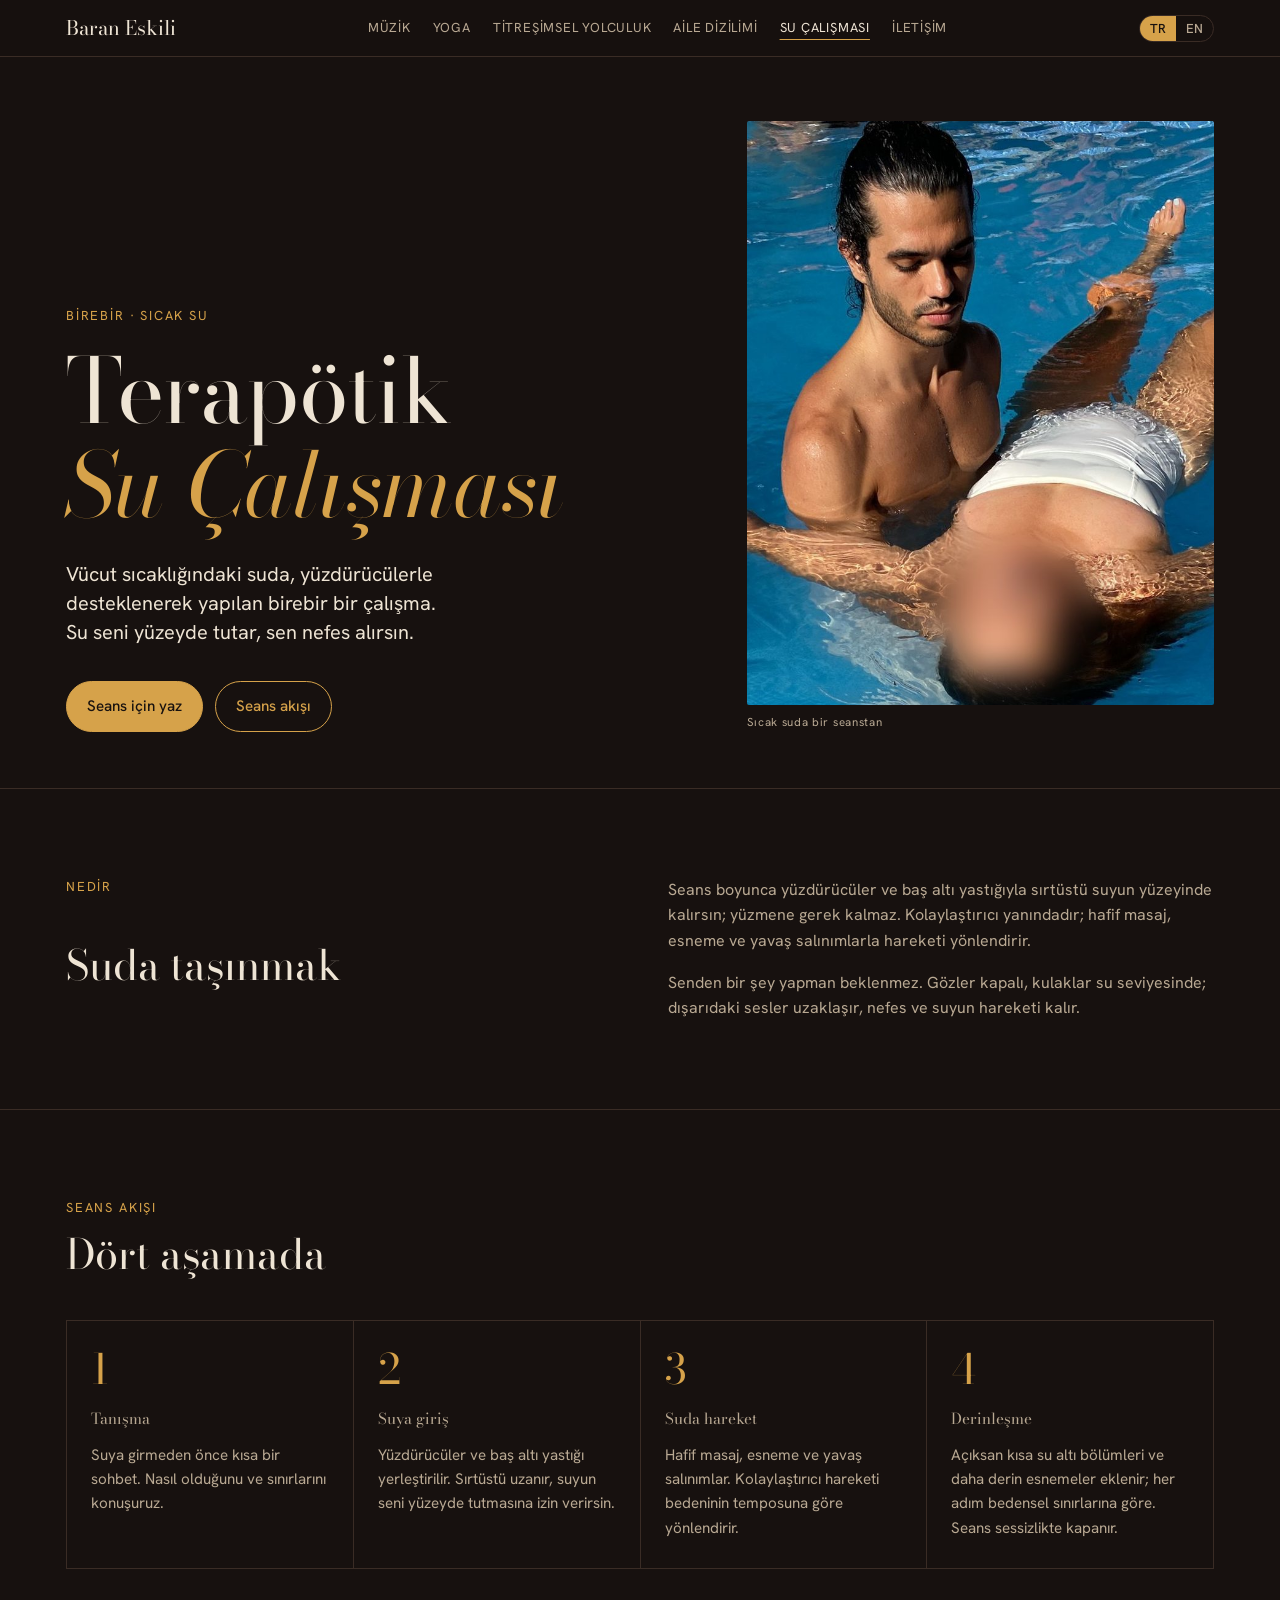
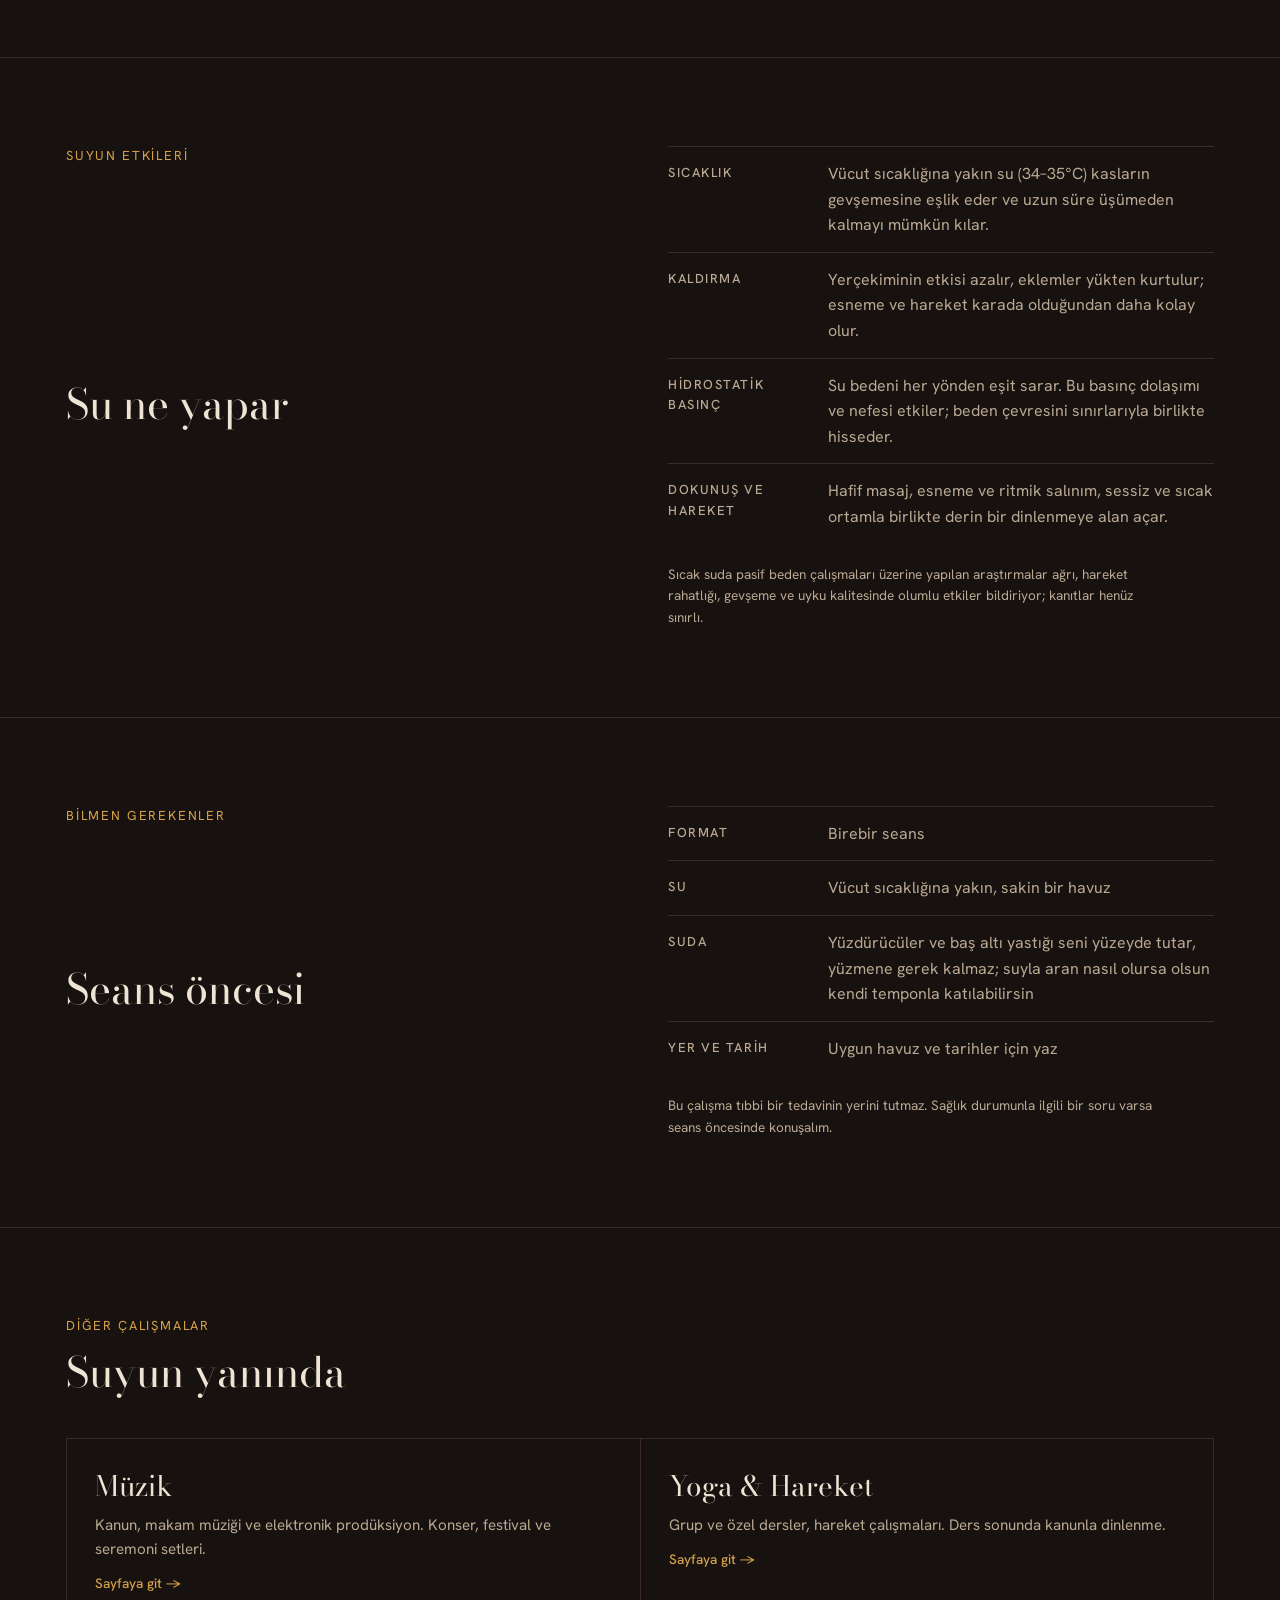
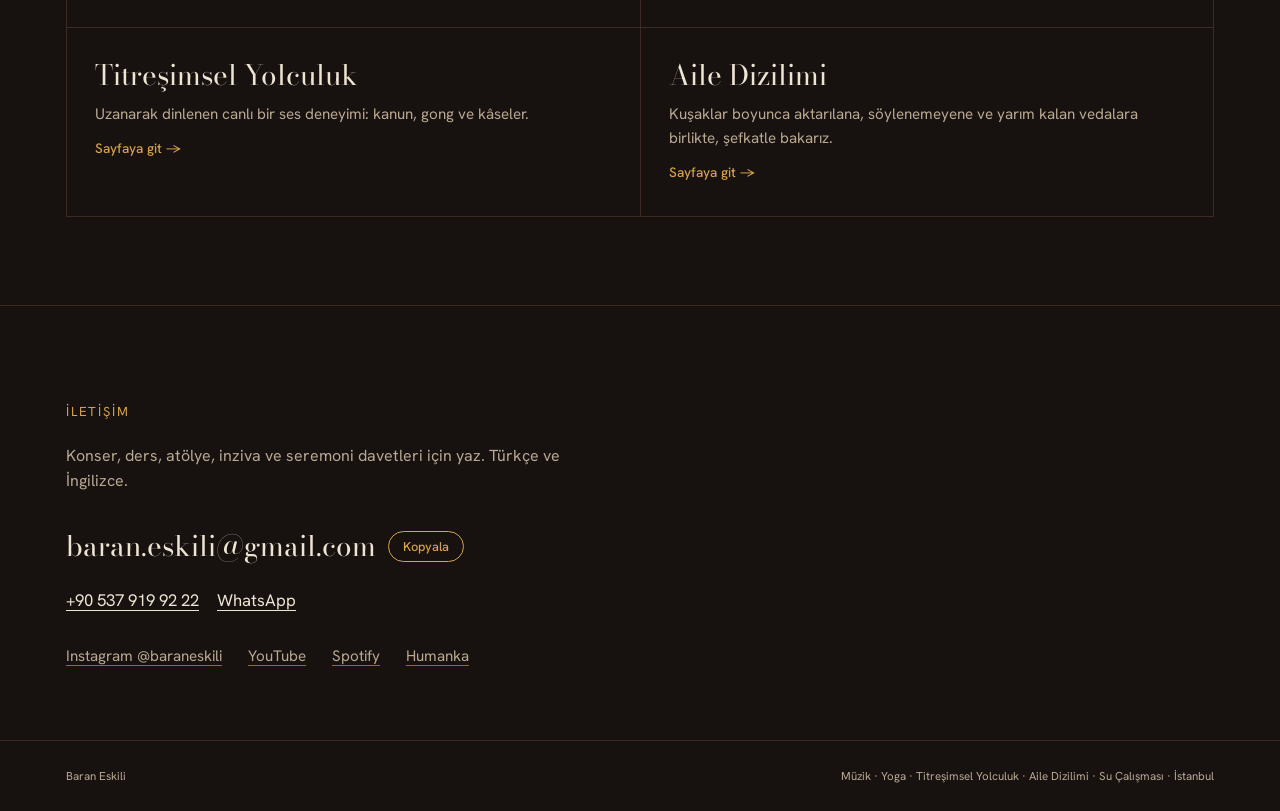
<file: su-calismasi.html>
<!doctype html>
<html lang="tr">
<head>
<meta charset="utf-8">
<meta name="viewport" content="width=device-width, initial-scale=1, viewport-fit=cover">
<title>Terapötik Su Çalışması · Baran Eskili</title>
<meta name="description" content="Baran Eskili ile terapötik su çalışması: sıcak suda, desteklenerek yapılan birebir seans.">
<meta property="og:title" content="Terapötik Su Çalışması · Baran Eskili">
<meta property="og:description" content="Baran Eskili ile terapötik su çalışması: sıcak suda, desteklenerek yapılan birebir seans.">
<meta property="og:type" content="website">
<meta property="og:url" content="https://baraneskili.github.io/su-calismasi.html">
<meta property="og:image" content="https://baraneskili.github.io/img/su.jpg">
<meta name="twitter:card" content="summary_large_image">
<link rel="icon" href="data:image/svg+xml,%3Csvg xmlns='http://www.w3.org/2000/svg' viewBox='0 0 32 32'%3E%3Crect width='32' height='32' rx='6' fill='%2317110f'/%3E%3Ctext x='16' y='23' font-family='Georgia,serif' font-size='20' text-anchor='middle' fill='%23d6a24a'%3EB%3C/text%3E%3C/svg%3E">
<link rel="preconnect" href="https://fonts.googleapis.com">
<link rel="preconnect" href="https://fonts.gstatic.com" crossorigin>
<link rel="stylesheet" href="https://fonts.googleapis.com/css2?family=Bodoni+Moda:ital,opsz,wght@0,6..96,400;0,6..96,500;1,6..96,400&family=Hanken+Grotesk:wght@400;500;600&display=swap">
<link rel="stylesheet" href="assets/site.css">
</head>
<body>
<nav class="nav" aria-label="Ana menü">
  <div class="wrap">
    <a class="brand" href="./">Baran Eskili</a>
    <ul>
      <li><a href="./"><span data-l="tr">Müzik</span><span data-l="en">Music</span></a></li>
      <li><a href="yoga.html"><span data-l="tr">Yoga</span><span data-l="en">Yoga</span></a></li>
      <li><a href="titresimsel-yolculuk.html"><span data-l="tr">Titreşimsel Yolculuk</span><span data-l="en">Sound Healing</span></a></li>
      <li><a href="aile-dizilimi.html"><span data-l="tr">Aile Dizilimi</span><span data-l="en">Family Constellations</span></a></li>
      <li><a href="su-calismasi.html" aria-current="page"><span data-l="tr">Su Çalışması</span><span data-l="en">Water Therapy</span></a></li>
      <li><a href="#iletisim"><span data-l="tr">İletişim</span><span data-l="en">Contact</span></a></li>
    </ul>
    <div class="nav-right">
      <div class="lang" role="group" aria-label="Dil / Language">
        <button type="button" id="lang-tr" aria-pressed="true">TR</button>
        <button type="button" id="lang-en" aria-pressed="false">EN</button>
      </div>
      <button type="button" class="menu-btn" id="menu-btn" aria-expanded="false"><span data-l="tr">Menü</span><span data-l="en">Menu</span></button>
    </div>
  </div>
</nav>
<header class="hero sub" id="top">
  <div class="wrap">
    <div>
      <p class="eyebrow"><span data-l="tr">Birebir · Sıcak su</span><span data-l="en">One-to-one · Warm water</span></p>
      <h1 style="margin-top:18px"><span data-l="tr">Terapötik<br><em>Su Çalışması</em></span><span data-l="en">Water<br><em>Therapy</em></span></h1>
      <p class="lede"><span data-l="tr">Vücut sıcaklığındaki suda, yüzdürücülerle desteklenerek yapılan birebir bir çalışma. Su seni yüzeyde tutar, sen nefes alırsın.</span><span data-l="en">A one-to-one session in body-temperature water, supported by floats. The water holds you at the surface; you simply breathe.</span></p>
      <div class="ctas"><a class="btn solid" href="#iletisim"><span data-l="tr">Seans için yaz</span><span data-l="en">Book a session</span></a><a class="btn ghost" href="#seans"><span data-l="tr">Seans akışı</span><span data-l="en">The session</span></a></div>
    </div>
    <figure>
      <img src="img/su.jpg" alt="Baran havuzda sırtüstü uzanan bir danışana eşlik ediyor">
      <figcaption><span data-l="tr">Sıcak suda bir seanstan</span><span data-l="en">From a warm-water session</span></figcaption>
    </figure>
  </div>
</header>

<main>
  <section id="nedir">
    <div class="wrap two">
      <div class="head" style="margin:0">
        <p class="eyebrow"><span data-l="tr">Nedir</span><span data-l="en">What it is</span></p>
        <h2><span data-l="tr">Suda taşınmak</span><span data-l="en">Being carried by water</span></h2>
      </div>
      <div class="prose">
        <p data-l="tr">Seans boyunca yüzdürücüler ve baş altı yastığıyla sırtüstü suyun yüzeyinde kalırsın; yüzmene gerek kalmaz. Kolaylaştırıcı yanındadır; hafif masaj, esneme ve yavaş salınımlarla hareketi yönlendirir.</p>
<p data-l="en">Throughout the session you lie on your back at the surface, held by floats and a head pillow; there is no need to swim. The facilitator stays beside you and guides the movement with light massage, stretching and slow swaying.</p>
        <p data-l="tr">Senden bir şey yapman beklenmez. Gözler kapalı, kulaklar su seviyesinde; dışarıdaki sesler uzaklaşır, nefes ve suyun hareketi kalır.</p>
<p data-l="en">Nothing is asked of you. Eyes closed and ears at water level, outside sounds fade and what remains is the breath and the movement of the water.</p>
      </div>
    </div>
  </section>

  <section id="seans">
    <div class="wrap">
      <div class="head">
        <p class="eyebrow"><span data-l="tr">Seans akışı</span><span data-l="en">The session</span></p>
        <h2><span data-l="tr">Dört aşamada</span><span data-l="en">In four stages</span></h2>
      </div>
      <ol class="steps">
        <li><b><span data-l="tr">Tanışma</span><span data-l="en">Meeting</span></b><span><span data-l="tr">Suya girmeden önce kısa bir sohbet. Nasıl olduğunu ve sınırlarını konuşuruz.</span><span data-l="en">A short conversation before entering the water about how you are and your boundaries.</span></span></li>
        <li><b><span data-l="tr">Suya giriş</span><span data-l="en">Arriving</span></b><span><span data-l="tr">Yüzdürücüler ve baş altı yastığı yerleştirilir. Sırtüstü uzanır, suyun seni yüzeyde tutmasına izin verirsin.</span><span data-l="en">Floats and a head pillow are put in place. You lie back and let the water hold you at the surface.</span></span></li>
        <li><b><span data-l="tr">Suda hareket</span><span data-l="en">Movement</span></b><span><span data-l="tr">Hafif masaj, esneme ve yavaş salınımlar. Kolaylaştırıcı hareketi bedeninin temposuna göre yönlendirir.</span><span data-l="en">Light massage, stretching and slow swaying, guided at your body&rsquo;s own pace.</span></span></li>
        <li><b><span data-l="tr">Derinleşme</span><span data-l="en">Deepening</span></b><span><span data-l="tr">Açıksan kısa su altı bölümleri ve daha derin esnemeler eklenir; her adım bedensel sınırlarına göre. Seans sessizlikte kapanır.</span><span data-l="en">If you are open to it, short underwater phases and deeper stretches are added, always within your physical limits. The session closes in silence.</span></span></li>
      </ol>
    </div>
  </section>

  <section id="etkiler">
    <div class="wrap two">
      <div class="head" style="margin:0">
        <p class="eyebrow"><span data-l="tr">Suyun etkileri</span><span data-l="en">Effects of water</span></p>
        <h2><span data-l="tr">Su ne yapar</span><span data-l="en">What water does</span></h2>
      </div>
      <div>
        <ul class="facts">
          <li><b><span data-l="tr">Sıcaklık</span><span data-l="en">Warmth</span></b><span><span data-l="tr">Vücut sıcaklığına yakın su (34–35°C) kasların gevşemesine eşlik eder ve uzun süre üşümeden kalmayı mümkün kılar.</span><span data-l="en">Water close to body temperature (34–35°C) supports muscle relaxation and lets you stay in for a long time without getting cold.</span></span></li>
          <li><b><span data-l="tr">Kaldırma</span><span data-l="en">Buoyancy</span></b><span><span data-l="tr">Yerçekiminin etkisi azalır, eklemler yükten kurtulur; esneme ve hareket karada olduğundan daha kolay olur.</span><span data-l="en">The pull of gravity lessens and joints are unloaded, so stretching and movement come more easily than on land.</span></span></li>
          <li><b><span data-l="tr">Hidrostatik basınç</span><span data-l="en">Hydrostatic pressure</span></b><span><span data-l="tr">Su bedeni her yönden eşit sarar. Bu basınç dolaşımı ve nefesi etkiler; beden çevresini sınırlarıyla birlikte hisseder.</span><span data-l="en">Water surrounds the body evenly from every side. This pressure affects circulation and breathing, and the body senses its own outline.</span></span></li>
          <li><b><span data-l="tr">Dokunuş ve hareket</span><span data-l="en">Touch &amp; movement</span></b><span><span data-l="tr">Hafif masaj, esneme ve ritmik salınım, sessiz ve sıcak ortamla birlikte derin bir dinlenmeye alan açar.</span><span data-l="en">Light massage, stretching and rhythmic swaying, in a quiet and warm setting, make room for deep rest.</span></span></li>
        </ul>
        <p class="note" style="margin-top:20px"><span data-l="tr">Sıcak suda pasif beden çalışmaları üzerine yapılan araştırmalar ağrı, hareket rahatlığı, gevşeme ve uyku kalitesinde olumlu etkiler bildiriyor; kanıtlar henüz sınırlı.</span><span data-l="en">Research on passive warm-water bodywork reports positive effects on pain, ease of movement, relaxation and sleep quality; the evidence is still limited.</span></p>
      </div>
    </div>
  </section>

  <section id="bilgi">
    <div class="wrap two">
      <div class="head" style="margin:0">
        <p class="eyebrow"><span data-l="tr">Bilmen gerekenler</span><span data-l="en">Good to know</span></p>
        <h2><span data-l="tr">Seans öncesi</span><span data-l="en">Before your session</span></h2>
      </div>
      <div>
        <ul class="facts">
          <li><b><span data-l="tr">Format</span><span data-l="en">Format</span></b><span><span data-l="tr">Birebir seans</span><span data-l="en">One-to-one session</span></span></li>
          <li><b><span data-l="tr">Su</span><span data-l="en">Water</span></b><span><span data-l="tr">Vücut sıcaklığına yakın, sakin bir havuz</span><span data-l="en">A calm pool close to body temperature</span></span></li>
          <li><b><span data-l="tr">Suda</span><span data-l="en">In the water</span></b><span><span data-l="tr">Yüzdürücüler ve baş altı yastığı seni yüzeyde tutar, yüzmene gerek kalmaz; suyla aran nasıl olursa olsun kendi temponla katılabilirsin</span><span data-l="en">Floats and a head pillow keep you at the surface, so there is no need to swim; whatever your relationship with water, you can take part at your own pace</span></span></li>
          <li><b><span data-l="tr">Yer ve tarih</span><span data-l="en">Place &amp; dates</span></b><span><span data-l="tr">Uygun havuz ve tarihler için yaz</span><span data-l="en">Get in touch for venues and dates</span></span></li>
        </ul>
        <p class="note" style="margin-top:20px"><span data-l="tr">Bu çalışma tıbbi bir tedavinin yerini tutmaz. Sağlık durumunla ilgili bir soru varsa seans öncesinde konuşalım.</span><span data-l="en">This work is not a substitute for medical treatment. If you have a health concern, let's talk about it before the session.</span></p>
      </div>
    </div>
  </section>
  <section id="alanlar">
    <div class="wrap">
      <div class="head">
        <p class="eyebrow"><span data-l="tr">Diğer çalışmalar</span><span data-l="en">Other work</span></p>
        <h2><span data-l="tr">Suyun yanında</span><span data-l="en">Alongside the water</span></h2>
      </div>
      <div class="paths">
        <a class="path" href="./"><h3><span data-l="tr">Müzik</span><span data-l="en">Music</span></h3><p><span data-l="tr">Kanun, makam müziği ve elektronik prodüksiyon. Konser, festival ve seremoni setleri.</span><span data-l="en">Qanun, makam music and electronic production. Concert, festival and ceremony sets.</span></p><span class="more"><span data-l="tr">Sayfaya git →</span><span data-l="en">Visit page →</span></span></a>
        <a class="path" href="yoga.html"><h3><span data-l="tr">Yoga &amp; Hareket</span><span data-l="en">Yoga &amp; Movement</span></h3><p><span data-l="tr">Grup ve özel dersler, hareket çalışmaları. Ders sonunda kanunla dinlenme.</span><span data-l="en">Group and private classes and movement work, closing with a rest to qanun.</span></p><span class="more"><span data-l="tr">Sayfaya git →</span><span data-l="en">Visit page →</span></span></a>
        <a class="path" href="titresimsel-yolculuk.html"><h3><span data-l="tr">Titreşimsel Yolculuk</span><span data-l="en">Sound Healing with Qanun</span></h3><p><span data-l="tr">Uzanarak dinlenen canlı bir ses deneyimi: kanun, gong ve kâseler.</span><span data-l="en">A live sound experience you receive lying down: qanun, gong and bowls.</span></p><span class="more"><span data-l="tr">Sayfaya git →</span><span data-l="en">Visit page →</span></span></a>
        <a class="path" href="aile-dizilimi.html"><h3><span data-l="tr">Aile Dizilimi</span><span data-l="en">Family Constellations</span></h3><p><span data-l="tr">Kuşaklar boyunca aktarılana, söylenemeyene ve yarım kalan vedalara birlikte, şefkatle bakarız.</span><span data-l="en">Together and with compassion, we look at what was passed down through generations, what could not be said and the farewells left unfinished.</span></p><span class="more"><span data-l="tr">Sayfaya git →</span><span data-l="en">Visit page →</span></span></a>
      </div>
    </div>
  </section>
  <section id="iletisim" class="contact">
    <div class="wrap">
      <p class="eyebrow"><span data-l="tr">İletişim</span><span data-l="en">Contact</span></p>
      <p class="prose" style="margin-top:20px"><span data-l="tr">Konser, ders, atölye, inziva ve seremoni davetleri için yaz. Türkçe ve İngilizce.</span><span data-l="en">For concerts, classes, workshops, retreats and ceremonies. Turkish and English.</span></p>
      <div class="mail">
        <code id="email">baran.eskili@gmail.com</code>
        <button class="copy" type="button" id="copy-email"><span data-l="tr">Kopyala</span><span data-l="en">Copy</span></button>
      </div>
      <p class="phone"><a href="tel:+905379199222">+90 537 919 92 22</a><a href="https://wa.me/905379199222" target="_blank" rel="noopener">WhatsApp</a></p>
      <div class="socials">
        <a href="https://instagram.com/baraneskili" target="_blank" rel="noopener">Instagram @baraneskili</a>
        <a href="https://www.youtube.com/@ahmetbaraneskili" target="_blank" rel="noopener">YouTube</a>
        <a href="https://open.spotify.com/artist/4cRAqSYwV8G8HVjvDOOpfv" target="_blank" rel="noopener">Spotify</a>
        <a href="https://humankajourney.com" target="_blank" rel="noopener">Humanka</a>
      </div>
    </div>
  </section>
</main>
<footer>
  <div class="wrap"><span>Baran Eskili</span><span><span data-l="tr">Müzik · Yoga · Titreşimsel Yolculuk · Aile Dizilimi · Su Çalışması · İstanbul</span><span data-l="en">Music · Yoga · Sound Healing · Family Constellations · Water Therapy · Istanbul</span></span></div>
</footer>
<script src="assets/site.js"></script>
</body>
</html>
</file>
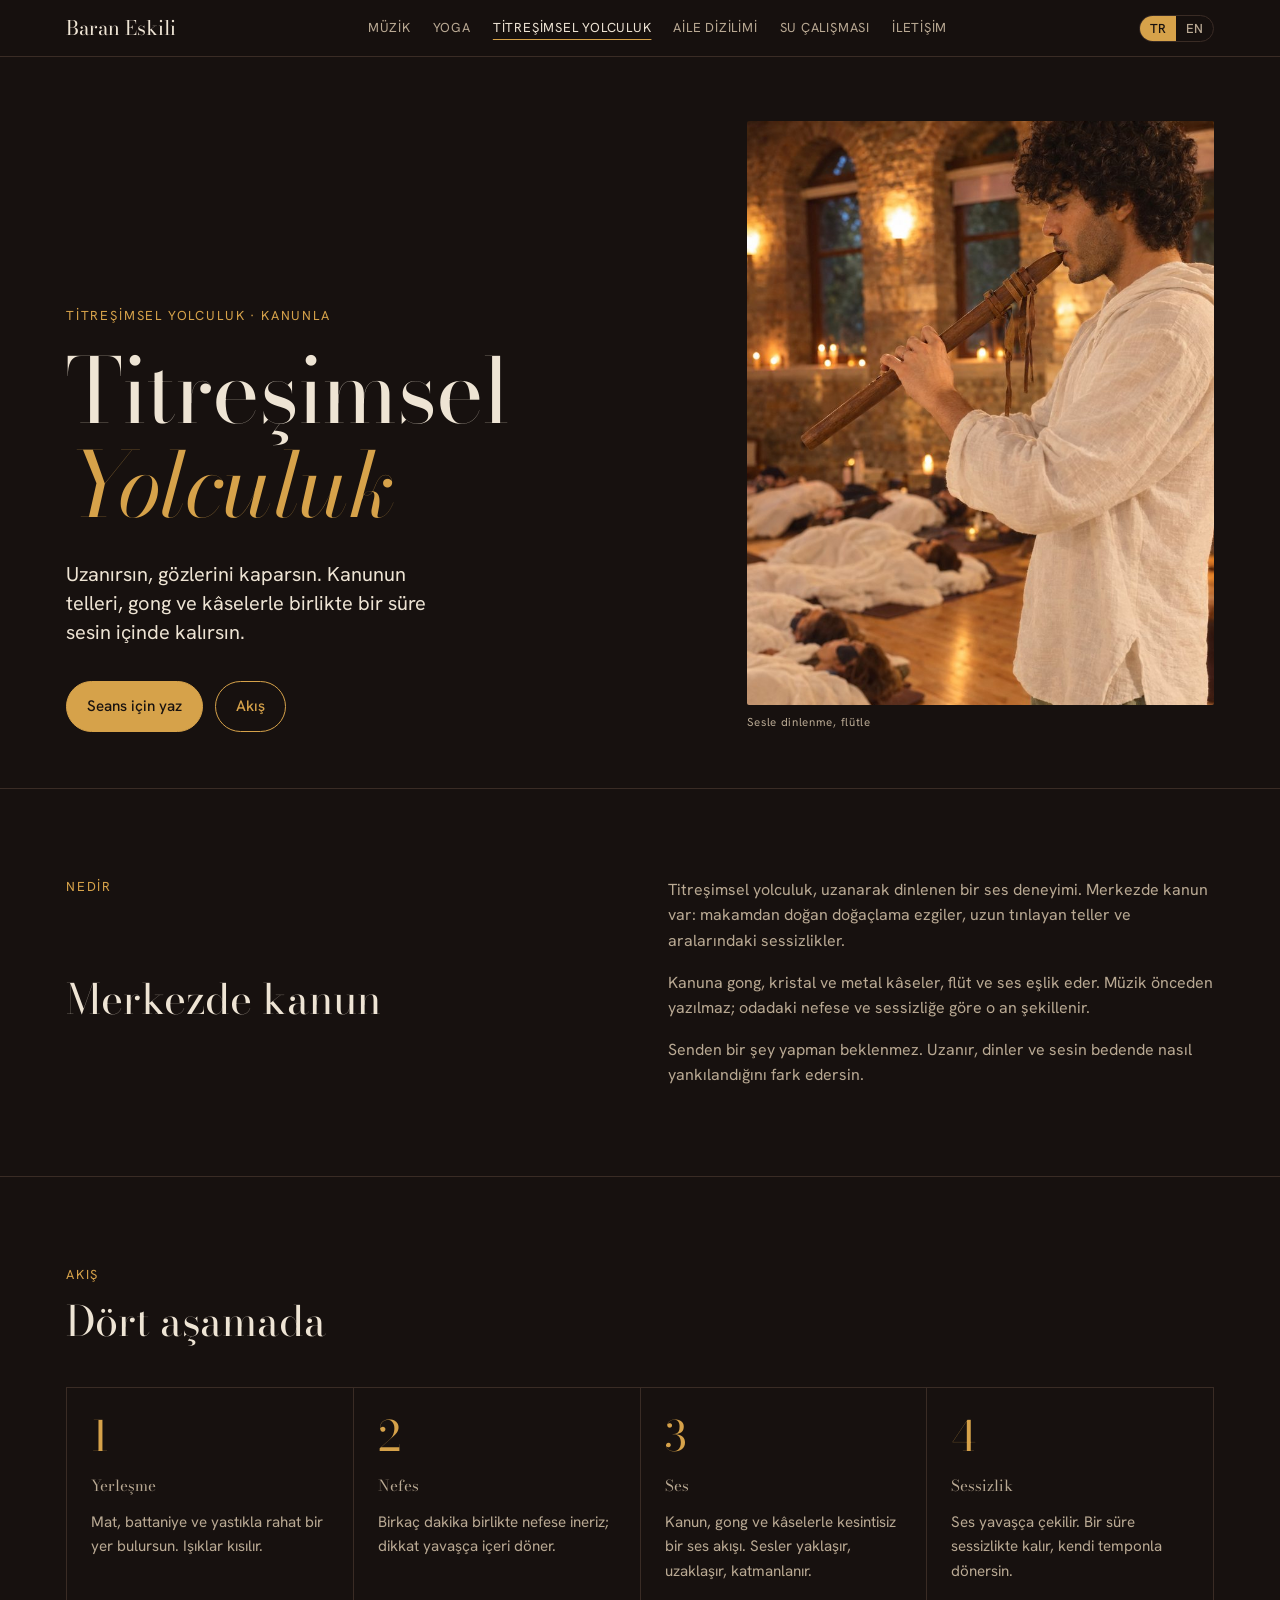
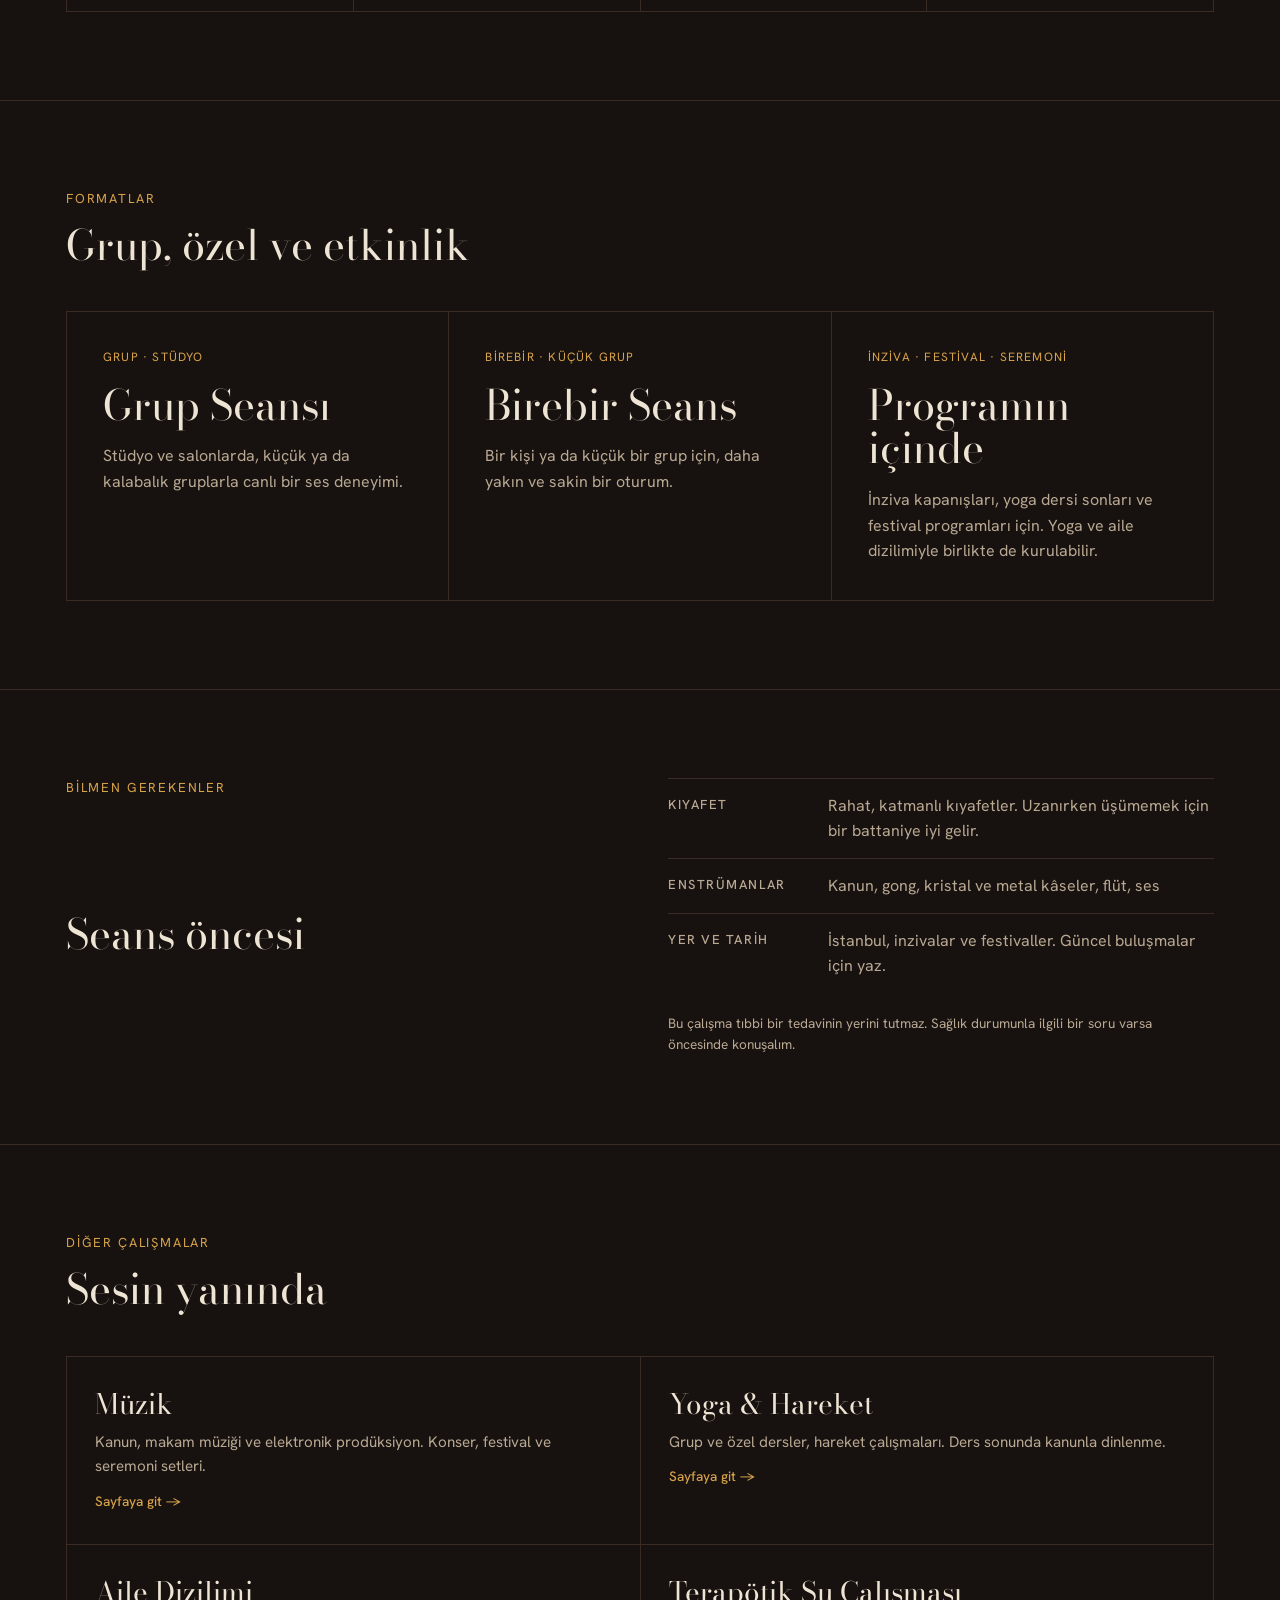
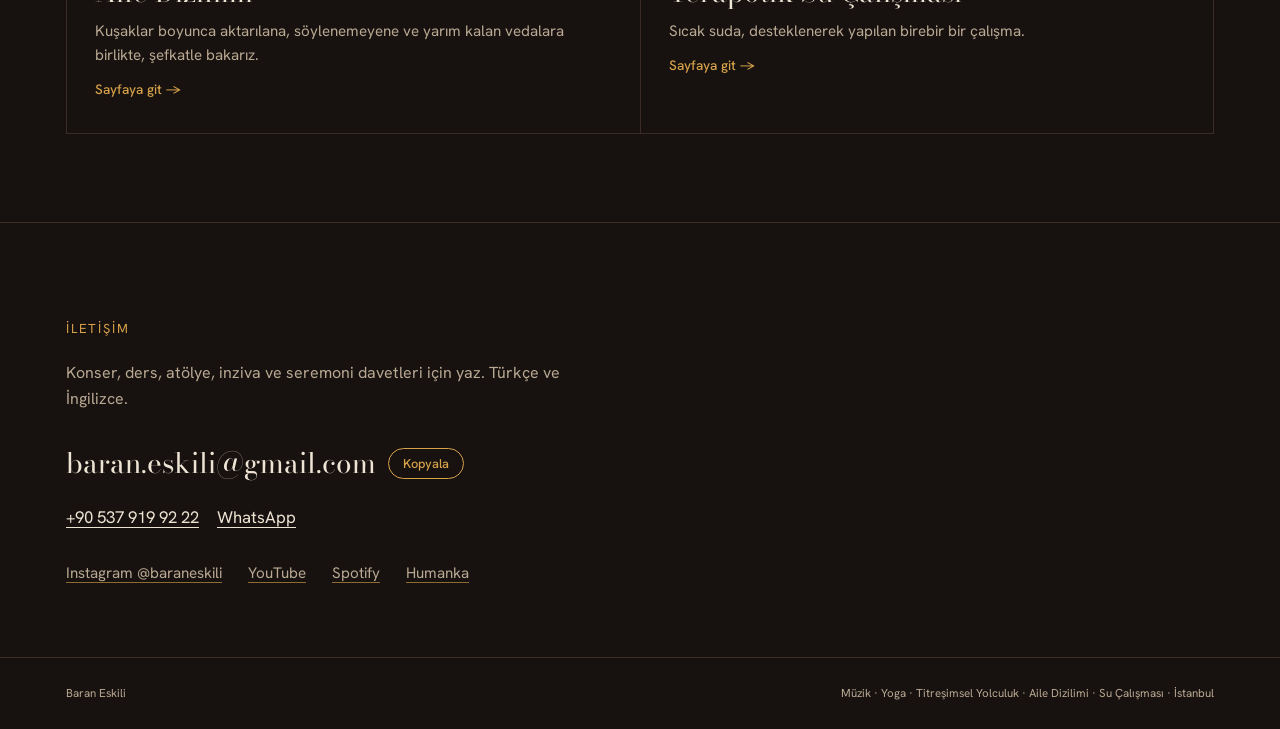
<file: titresimsel-yolculuk.html>
<!doctype html>
<html lang="tr">
<head>
<meta charset="utf-8">
<meta name="viewport" content="width=device-width, initial-scale=1, viewport-fit=cover">
<title>Titreşimsel Yolculuk · Sound Healing · Baran Eskili</title>
<meta name="description" content="Baran Eskili ile kanunla titreşimsel yolculuk (sound healing): kanun, gong ve kâselerle uzanarak dinlenen canlı ses deneyimi.">
<meta property="og:title" content="Titreşimsel Yolculuk · Sound Healing · Baran Eskili">
<meta property="og:description" content="Baran Eskili ile kanunla titreşimsel yolculuk (sound healing): kanun, gong ve kâselerle uzanarak dinlenen canlı ses deneyimi.">
<meta property="og:type" content="website">
<meta property="og:url" content="https://baraneskili.github.io/titresimsel-yolculuk.html">
<meta property="og:image" content="https://baraneskili.github.io/img/flut.jpg">
<meta name="twitter:card" content="summary_large_image">
<link rel="icon" href="data:image/svg+xml,%3Csvg xmlns='http://www.w3.org/2000/svg' viewBox='0 0 32 32'%3E%3Crect width='32' height='32' rx='6' fill='%2317110f'/%3E%3Ctext x='16' y='23' font-family='Georgia,serif' font-size='20' text-anchor='middle' fill='%23d6a24a'%3EB%3C/text%3E%3C/svg%3E">
<link rel="preconnect" href="https://fonts.googleapis.com">
<link rel="preconnect" href="https://fonts.gstatic.com" crossorigin>
<link rel="stylesheet" href="https://fonts.googleapis.com/css2?family=Bodoni+Moda:ital,opsz,wght@0,6..96,400;0,6..96,500;1,6..96,400&family=Hanken+Grotesk:wght@400;500;600&display=swap">
<link rel="stylesheet" href="assets/site.css">
</head>
<body>
<nav class="nav" aria-label="Ana menü">
  <div class="wrap">
    <a class="brand" href="./">Baran Eskili</a>
    <ul>
      <li><a href="./"><span data-l="tr">Müzik</span><span data-l="en">Music</span></a></li>
      <li><a href="yoga.html"><span data-l="tr">Yoga</span><span data-l="en">Yoga</span></a></li>
      <li><a href="titresimsel-yolculuk.html" aria-current="page"><span data-l="tr">Titreşimsel Yolculuk</span><span data-l="en">Sound Healing</span></a></li>
      <li><a href="aile-dizilimi.html"><span data-l="tr">Aile Dizilimi</span><span data-l="en">Family Constellations</span></a></li>
      <li><a href="su-calismasi.html"><span data-l="tr">Su Çalışması</span><span data-l="en">Water Therapy</span></a></li>
      <li><a href="#iletisim"><span data-l="tr">İletişim</span><span data-l="en">Contact</span></a></li>
    </ul>
    <div class="nav-right">
      <div class="lang" role="group" aria-label="Dil / Language">
        <button type="button" id="lang-tr" aria-pressed="true">TR</button>
        <button type="button" id="lang-en" aria-pressed="false">EN</button>
      </div>
      <button type="button" class="menu-btn" id="menu-btn" aria-expanded="false"><span data-l="tr">Menü</span><span data-l="en">Menu</span></button>
    </div>
  </div>
</nav>
<header class="hero sub" id="top">
  <div class="wrap">
    <div>
      <p class="eyebrow"><span data-l="tr">Titreşimsel Yolculuk · Kanunla</span><span data-l="en">Sound Healing · with Qanun</span></p>
      <h1 style="margin-top:18px"><span data-l="tr">Titreşimsel</span><span data-l="en">Sound</span><br><em><span data-l="tr">Yolculuk</span><span data-l="en">Healing</span></em></h1>
      <p class="lede"><span data-l="tr">Uzanırsın, gözlerini kaparsın. Kanunun telleri, gong ve kâselerle birlikte bir süre sesin içinde kalırsın.</span><span data-l="en">You lie down and close your eyes. For a while you stay inside the sound of the qanun, gong and bowls.</span></p>
      <div class="ctas"><a class="btn solid" href="#iletisim"><span data-l="tr">Seans için yaz</span><span data-l="en">Get in touch</span></a><a class="btn ghost" href="#akis"><span data-l="tr">Akış</span><span data-l="en">The journey</span></a></div>
    </div>
    <figure>
      <img src="img/flut.jpg" alt="Baran, uzanan katılımcılar için flüt çalıyor">
      <figcaption><span data-l="tr">Sesle dinlenme, flütle</span><span data-l="en">Resting in sound, with flute</span></figcaption>
    </figure>
  </div>
</header>

<main>
  <section id="nedir">
    <div class="wrap two">
      <div class="head" style="margin:0">
        <p class="eyebrow"><span data-l="tr">Nedir</span><span data-l="en">What it is</span></p>
        <h2><span data-l="tr">Merkezde kanun</span><span data-l="en">The qanun at the centre</span></h2>
      </div>
      <div class="prose">
        <p data-l="tr">Titreşimsel yolculuk, uzanarak dinlenen bir ses deneyimi. Merkezde kanun var: makamdan doğan doğaçlama ezgiler, uzun tınlayan teller ve aralarındaki sessizlikler.</p>
<p data-l="en">A sound journey is a listening experience you receive lying down. At its centre is the qanun: improvised melodies born from makam, long ringing strings and the silences between them.</p>
        <p data-l="tr">Kanuna gong, kristal ve metal kâseler, flüt ve ses eşlik eder. Müzik önceden yazılmaz; odadaki nefese ve sessizliğe göre o an şekillenir.</p>
<p data-l="en">Gong, crystal and metal bowls, flute and voice accompany the qanun. Nothing is composed in advance; the music takes shape in the moment, following the breath and the silence in the room.</p>
        <p data-l="tr">Senden bir şey yapman beklenmez. Uzanır, dinler ve sesin bedende nasıl yankılandığını fark edersin.</p>
<p data-l="en">Nothing is asked of you. You lie down, listen and notice how the sound resonates in the body.</p>
      </div>
    </div>
  </section>

  <section id="akis">
    <div class="wrap">
      <div class="head">
        <p class="eyebrow"><span data-l="tr">Akış</span><span data-l="en">The journey</span></p>
        <h2><span data-l="tr">Dört aşamada</span><span data-l="en">In four stages</span></h2>
      </div>
      <ol class="steps">
        <li><b><span data-l="tr">Yerleşme</span><span data-l="en">Settling</span></b><span><span data-l="tr">Mat, battaniye ve yastıkla rahat bir yer bulursun. Işıklar kısılır.</span><span data-l="en">You settle in with a mat, blanket and cushion. The lights are dimmed.</span></span></li>
        <li><b><span data-l="tr">Nefes</span><span data-l="en">Breath</span></b><span><span data-l="tr">Birkaç dakika birlikte nefese ineriz; dikkat yavaşça içeri döner.</span><span data-l="en">We spend a few minutes with the breath as attention gently turns inward.</span></span></li>
        <li><b><span data-l="tr">Ses</span><span data-l="en">Sound</span></b><span><span data-l="tr">Kanun, gong ve kâselerle kesintisiz bir ses akışı. Sesler yaklaşır, uzaklaşır, katmanlanır.</span><span data-l="en">An unbroken flow of qanun, gong and bowls. Sounds come close, drift away and layer.</span></span></li>
        <li><b><span data-l="tr">Sessizlik</span><span data-l="en">Silence</span></b><span><span data-l="tr">Ses yavaşça çekilir. Bir süre sessizlikte kalır, kendi temponla dönersin.</span><span data-l="en">The sound slowly withdraws. You rest in silence and return at your own pace.</span></span></li>
      </ol>
    </div>
  </section>

  <section id="formatlar">
    <div class="wrap">
      <div class="head">
        <p class="eyebrow"><span data-l="tr">Formatlar</span><span data-l="en">Formats</span></p>
        <h2><span data-l="tr">Grup, özel ve etkinlik</span><span data-l="en">Group, private and events</span></h2>
      </div>
      <div class="sets three">
        <article class="set">
          <p class="meta"><span data-l="tr">Grup · Stüdyo</span><span data-l="en">Group · Studio</span></p>
          <h3><span data-l="tr">Grup Seansı</span><span data-l="en">Group Session</span></h3>
          <p class="prose"><span data-l="tr">Stüdyo ve salonlarda, küçük ya da kalabalık gruplarla canlı bir ses deneyimi.</span><span data-l="en">A live sound experience in studios and halls, for small or large groups.</span></p>
        </article>
        <article class="set">
          <p class="meta"><span data-l="tr">Birebir · Küçük grup</span><span data-l="en">One-to-one · Small group</span></p>
          <h3><span data-l="tr">Birebir Seans</span><span data-l="en">Private Session</span></h3>
          <p class="prose"><span data-l="tr">Bir kişi ya da küçük bir grup için, daha yakın ve sakin bir oturum.</span><span data-l="en">A closer, quieter session for one person or a small circle.</span></p>
        </article>
        <article class="set">
          <p class="meta"><span data-l="tr">İnziva · Festival · Seremoni</span><span data-l="en">Retreat · Festival · Ceremony</span></p>
          <h3><span data-l="tr">Programın içinde</span><span data-l="en">Within a programme</span></h3>
          <p class="prose"><span data-l="tr">İnziva kapanışları, yoga dersi sonları ve festival programları için. Yoga ve aile dizilimiyle birlikte de kurulabilir.</span><span data-l="en">For retreat closings, the end of a yoga class or festival programmes. Can also be combined with yoga and family constellations.</span></p>
        </article>
      </div>
    </div>
  </section>

  <section id="bilgi">
    <div class="wrap two">
      <div class="head" style="margin:0">
        <p class="eyebrow"><span data-l="tr">Bilmen gerekenler</span><span data-l="en">Good to know</span></p>
        <h2><span data-l="tr">Seans öncesi</span><span data-l="en">Before the session</span></h2>
      </div>
      <div>
        <ul class="facts">
          <li><b><span data-l="tr">Kıyafet</span><span data-l="en">Clothing</span></b><span><span data-l="tr">Rahat, katmanlı kıyafetler. Uzanırken üşümemek için bir battaniye iyi gelir.</span><span data-l="en">Comfortable layers. A blanket helps you stay warm while lying down.</span></span></li>
          <li><b><span data-l="tr">Enstrümanlar</span><span data-l="en">Instruments</span></b><span><span data-l="tr">Kanun, gong, kristal ve metal kâseler, flüt, ses</span><span data-l="en">Qanun, gong, crystal and metal bowls, flute, voice</span></span></li>
          <li><b><span data-l="tr">Yer ve tarih</span><span data-l="en">Place &amp; dates</span></b><span><span data-l="tr">İstanbul, inzivalar ve festivaller. Güncel buluşmalar için yaz.</span><span data-l="en">Istanbul, retreats and festivals. Get in touch for upcoming dates.</span></span></li>
        </ul>
        <p class="note" style="margin-top:20px"><span data-l="tr">Bu çalışma tıbbi bir tedavinin yerini tutmaz. Sağlık durumunla ilgili bir soru varsa öncesinde konuşalım.</span><span data-l="en">This work is not a substitute for medical treatment. If you have a health concern, let's talk about it beforehand.</span></p>
      </div>
    </div>
  </section>
  <section id="alanlar">
    <div class="wrap">
      <div class="head">
        <p class="eyebrow"><span data-l="tr">Diğer çalışmalar</span><span data-l="en">Other work</span></p>
        <h2><span data-l="tr">Sesin yanında</span><span data-l="en">Alongside sound</span></h2>
      </div>
      <div class="paths">
        <a class="path" href="./"><h3><span data-l="tr">Müzik</span><span data-l="en">Music</span></h3><p><span data-l="tr">Kanun, makam müziği ve elektronik prodüksiyon. Konser, festival ve seremoni setleri.</span><span data-l="en">Qanun, makam music and electronic production. Concert, festival and ceremony sets.</span></p><span class="more"><span data-l="tr">Sayfaya git →</span><span data-l="en">Visit page →</span></span></a>
        <a class="path" href="yoga.html"><h3><span data-l="tr">Yoga &amp; Hareket</span><span data-l="en">Yoga &amp; Movement</span></h3><p><span data-l="tr">Grup ve özel dersler, hareket çalışmaları. Ders sonunda kanunla dinlenme.</span><span data-l="en">Group and private classes and movement work, closing with a rest to qanun.</span></p><span class="more"><span data-l="tr">Sayfaya git →</span><span data-l="en">Visit page →</span></span></a>
        <a class="path" href="aile-dizilimi.html"><h3><span data-l="tr">Aile Dizilimi</span><span data-l="en">Family Constellations</span></h3><p><span data-l="tr">Kuşaklar boyunca aktarılana, söylenemeyene ve yarım kalan vedalara birlikte, şefkatle bakarız.</span><span data-l="en">Together and with compassion, we look at what was passed down through generations, what could not be said and the farewells left unfinished.</span></p><span class="more"><span data-l="tr">Sayfaya git →</span><span data-l="en">Visit page →</span></span></a>
        <a class="path" href="su-calismasi.html"><h3><span data-l="tr">Terapötik Su Çalışması</span><span data-l="en">Water Therapy</span></h3><p><span data-l="tr">Sıcak suda, desteklenerek yapılan birebir bir çalışma.</span><span data-l="en">A one-to-one session in warm water, held and supported.</span></p><span class="more"><span data-l="tr">Sayfaya git →</span><span data-l="en">Visit page →</span></span></a>
      </div>
    </div>
  </section>
  <section id="iletisim" class="contact">
    <div class="wrap">
      <p class="eyebrow"><span data-l="tr">İletişim</span><span data-l="en">Contact</span></p>
      <p class="prose" style="margin-top:20px"><span data-l="tr">Konser, ders, atölye, inziva ve seremoni davetleri için yaz. Türkçe ve İngilizce.</span><span data-l="en">For concerts, classes, workshops, retreats and ceremonies. Turkish and English.</span></p>
      <div class="mail">
        <code id="email">baran.eskili@gmail.com</code>
        <button class="copy" type="button" id="copy-email"><span data-l="tr">Kopyala</span><span data-l="en">Copy</span></button>
      </div>
      <p class="phone"><a href="tel:+905379199222">+90 537 919 92 22</a><a href="https://wa.me/905379199222" target="_blank" rel="noopener">WhatsApp</a></p>
      <div class="socials">
        <a href="https://instagram.com/baraneskili" target="_blank" rel="noopener">Instagram @baraneskili</a>
        <a href="https://www.youtube.com/@ahmetbaraneskili" target="_blank" rel="noopener">YouTube</a>
        <a href="https://open.spotify.com/artist/4cRAqSYwV8G8HVjvDOOpfv" target="_blank" rel="noopener">Spotify</a>
        <a href="https://humankajourney.com" target="_blank" rel="noopener">Humanka</a>
      </div>
    </div>
  </section>
</main>
<footer>
  <div class="wrap"><span>Baran Eskili</span><span><span data-l="tr">Müzik · Yoga · Titreşimsel Yolculuk · Aile Dizilimi · Su Çalışması · İstanbul</span><span data-l="en">Music · Yoga · Sound Healing · Family Constellations · Water Therapy · Istanbul</span></span></div>
</footer>
<script src="assets/site.js"></script>
</body>
</html>
</file>
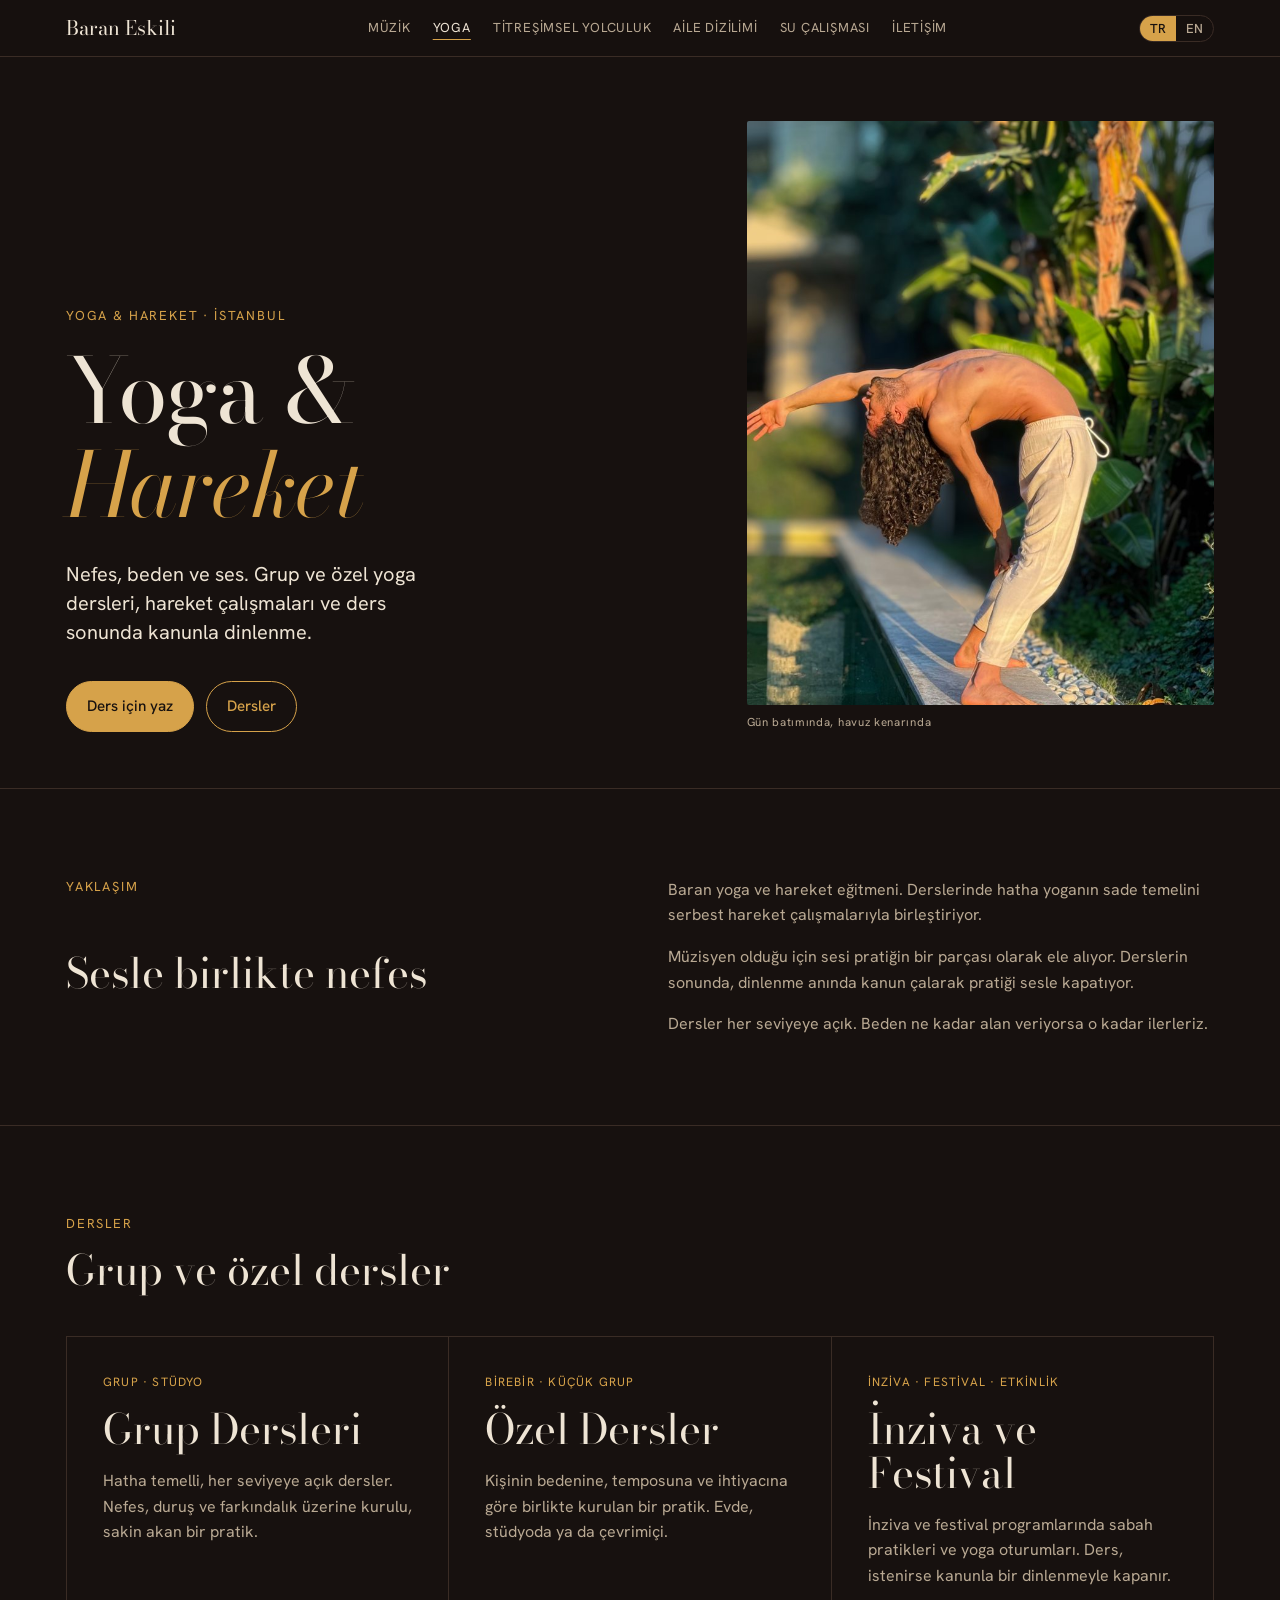
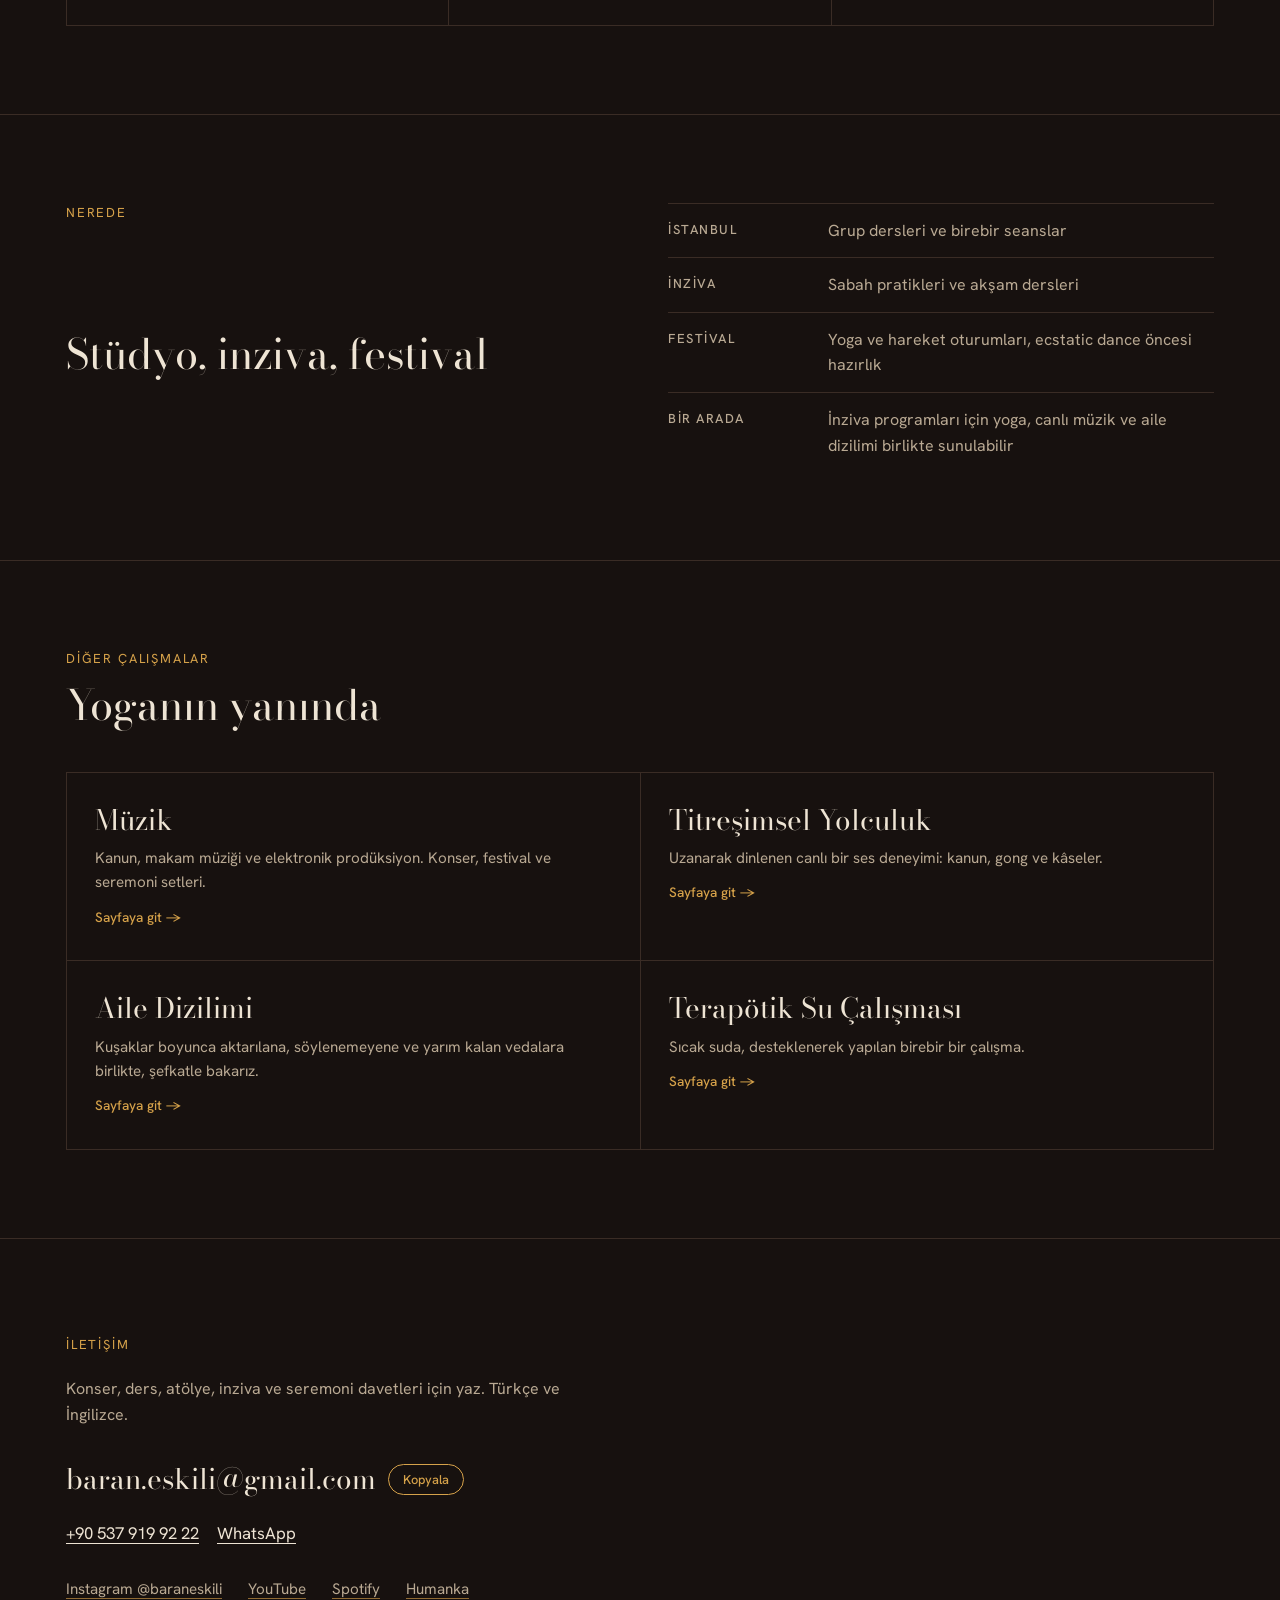
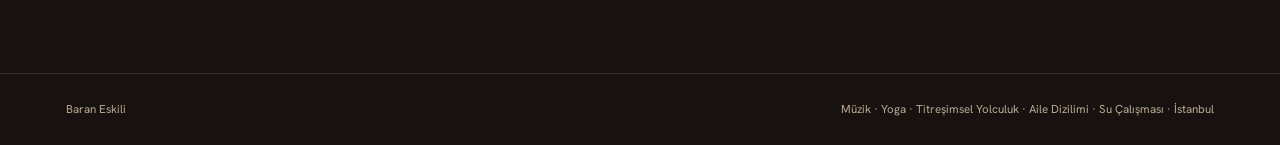
<file: yoga.html>
<!doctype html>
<html lang="tr">
<head>
<meta charset="utf-8">
<meta name="viewport" content="width=device-width, initial-scale=1, viewport-fit=cover">
<title>Yoga &amp; Hareket · Baran Eskili</title>
<meta name="description" content="Baran Eskili ile grup ve özel yoga dersleri, hareket çalışmaları. İstanbul, inzivalar ve festivaller.">
<meta property="og:title" content="Yoga &amp; Hareket · Baran Eskili">
<meta property="og:description" content="Baran Eskili ile grup ve özel yoga dersleri, hareket çalışmaları. İstanbul, inzivalar ve festivaller.">
<meta property="og:type" content="website">
<meta property="og:url" content="https://baraneskili.github.io/yoga.html">
<meta property="og:image" content="https://baraneskili.github.io/img/yoga.jpg">
<meta name="twitter:card" content="summary_large_image">
<link rel="icon" href="data:image/svg+xml,%3Csvg xmlns='http://www.w3.org/2000/svg' viewBox='0 0 32 32'%3E%3Crect width='32' height='32' rx='6' fill='%2317110f'/%3E%3Ctext x='16' y='23' font-family='Georgia,serif' font-size='20' text-anchor='middle' fill='%23d6a24a'%3EB%3C/text%3E%3C/svg%3E">
<link rel="preconnect" href="https://fonts.googleapis.com">
<link rel="preconnect" href="https://fonts.gstatic.com" crossorigin>
<link rel="stylesheet" href="https://fonts.googleapis.com/css2?family=Bodoni+Moda:ital,opsz,wght@0,6..96,400;0,6..96,500;1,6..96,400&family=Hanken+Grotesk:wght@400;500;600&display=swap">
<link rel="stylesheet" href="assets/site.css">
</head>
<body>
<nav class="nav" aria-label="Ana menü">
  <div class="wrap">
    <a class="brand" href="./">Baran Eskili</a>
    <ul>
      <li><a href="./"><span data-l="tr">Müzik</span><span data-l="en">Music</span></a></li>
      <li><a href="yoga.html" aria-current="page"><span data-l="tr">Yoga</span><span data-l="en">Yoga</span></a></li>
      <li><a href="titresimsel-yolculuk.html"><span data-l="tr">Titreşimsel Yolculuk</span><span data-l="en">Sound Healing</span></a></li>
      <li><a href="aile-dizilimi.html"><span data-l="tr">Aile Dizilimi</span><span data-l="en">Family Constellations</span></a></li>
      <li><a href="su-calismasi.html"><span data-l="tr">Su Çalışması</span><span data-l="en">Water Therapy</span></a></li>
      <li><a href="#iletisim"><span data-l="tr">İletişim</span><span data-l="en">Contact</span></a></li>
    </ul>
    <div class="nav-right">
      <div class="lang" role="group" aria-label="Dil / Language">
        <button type="button" id="lang-tr" aria-pressed="true">TR</button>
        <button type="button" id="lang-en" aria-pressed="false">EN</button>
      </div>
      <button type="button" class="menu-btn" id="menu-btn" aria-expanded="false"><span data-l="tr">Menü</span><span data-l="en">Menu</span></button>
    </div>
  </div>
</nav>
<header class="hero sub" id="top">
  <div class="wrap">
    <div>
      <p class="eyebrow"><span data-l="tr">Yoga &amp; Hareket · İstanbul</span><span data-l="en">Yoga &amp; Movement · Istanbul</span></p>
      <h1 style="margin-top:18px">Yoga &amp;<br><em><span data-l="tr">Hareket</span><span data-l="en">Movement</span></em></h1>
      <p class="lede"><span data-l="tr">Nefes, beden ve ses. Grup ve özel yoga dersleri, hareket çalışmaları ve ders sonunda kanunla dinlenme.</span><span data-l="en">Breath, body and sound. Group and private yoga classes and movement work, closing with a rest to live qanun.</span></p>
      <div class="ctas"><a class="btn solid" href="#iletisim"><span data-l="tr">Ders için yaz</span><span data-l="en">Get in touch</span></a><a class="btn ghost" href="#dersler"><span data-l="tr">Dersler</span><span data-l="en">Classes</span></a></div>
    </div>
    <figure>
      <img src="img/yoga.jpg" alt="Baran havuz kenarında, gün batımında geriye eğilme pozunda">
      <figcaption><span data-l="tr">Gün batımında, havuz kenarında</span><span data-l="en">At sunset, by the pool</span></figcaption>
    </figure>
  </div>
</header>

<main>
  <section id="yaklasim">
    <div class="wrap two">
      <div class="head" style="margin:0">
        <p class="eyebrow"><span data-l="tr">Yaklaşım</span><span data-l="en">Approach</span></p>
        <h2><span data-l="tr">Sesle birlikte nefes</span><span data-l="en">Breathing with sound</span></h2>
      </div>
      <div class="prose">
        <p data-l="tr">Baran yoga ve hareket eğitmeni. Derslerinde hatha yoganın sade temelini serbest hareket çalışmalarıyla birleştiriyor.</p>
<p data-l="en">Baran is a yoga and movement teacher. His classes combine the simple foundations of hatha yoga with free movement work.</p>
        <p data-l="tr">Müzisyen olduğu için sesi pratiğin bir parçası olarak ele alıyor. Derslerin sonunda, dinlenme anında kanun çalarak pratiği sesle kapatıyor.</p>
<p data-l="en">As a musician he treats sound as part of the practice. At the end of class, during the final rest, he closes the practice by playing the qanun.</p>
        <p data-l="tr">Dersler her seviyeye açık. Beden ne kadar alan veriyorsa o kadar ilerleriz.</p>
<p data-l="en">Classes are open to all levels. We go as far as the body allows that day.</p>
      </div>
    </div>
  </section>

  <section id="dersler">
    <div class="wrap">
      <div class="head">
        <p class="eyebrow"><span data-l="tr">Dersler</span><span data-l="en">Classes</span></p>
        <h2><span data-l="tr">Grup ve özel dersler</span><span data-l="en">Group and private classes</span></h2>
      </div>
      <div class="sets three">
        <article class="set">
          <p class="meta"><span data-l="tr">Grup · Stüdyo</span><span data-l="en">Group · Studio</span></p>
          <h3><span data-l="tr">Grup Dersleri</span><span data-l="en">Group Classes</span></h3>
          <p class="prose"><span data-l="tr">Hatha temelli, her seviyeye açık dersler. Nefes, duruş ve farkındalık üzerine kurulu, sakin akan bir pratik.</span><span data-l="en">Hatha-based classes open to all levels. A calm practice built on breath, posture and awareness.</span></p>
        </article>
        <article class="set">
          <p class="meta"><span data-l="tr">Birebir · Küçük grup</span><span data-l="en">One-to-one · Small group</span></p>
          <h3><span data-l="tr">Özel Dersler</span><span data-l="en">Private Classes</span></h3>
          <p class="prose"><span data-l="tr">Kişinin bedenine, temposuna ve ihtiyacına göre birlikte kurulan bir pratik. Evde, stüdyoda ya da çevrimiçi.</span><span data-l="en">A practice shaped together around your body, pace and needs. At home, in the studio or online.</span></p>
        </article>
        <article class="set">
          <p class="meta"><span data-l="tr">İnziva · Festival · Etkinlik</span><span data-l="en">Retreat · Festival · Event</span></p>
          <h3><span data-l="tr">İnziva ve Festival</span><span data-l="en">Retreats &amp; Festivals</span></h3>
          <p class="prose"><span data-l="tr">İnziva ve festival programlarında sabah pratikleri ve yoga oturumları. Ders, istenirse kanunla bir dinlenmeyle kapanır.</span><span data-l="en">Morning practice and yoga sessions within retreat and festival programmes. On request, the class closes with a rest to live qanun.</span></p>
        </article>
      </div>
    </div>
  </section>

  <section id="nerede">
    <div class="wrap two">
      <div class="head" style="margin:0">
        <p class="eyebrow"><span data-l="tr">Nerede</span><span data-l="en">Where</span></p>
        <h2><span data-l="tr">Stüdyo, inziva, festival</span><span data-l="en">Studio, retreat, festival</span></h2>
      </div>
      <ul class="facts">
        <li><b><span data-l="tr">İstanbul</span><span data-l="en">Istanbul</span></b><span><span data-l="tr">Grup dersleri ve birebir seanslar</span><span data-l="en">Group classes and private sessions</span></span></li>
        <li><b><span data-l="tr">İnziva</span><span data-l="en">Retreats</span></b><span><span data-l="tr">Sabah pratikleri ve akşam dersleri</span><span data-l="en">Morning practice and evening classes</span></span></li>
        <li><b><span data-l="tr">Festival</span><span data-l="en">Festivals</span></b><span><span data-l="tr">Yoga ve hareket oturumları, ecstatic dance öncesi hazırlık</span><span data-l="en">Yoga and movement sessions, warm-ups before ecstatic dance</span></span></li>
        <li><b><span data-l="tr">Bir arada</span><span data-l="en">Combined</span></b><span><span data-l="tr">İnziva programları için yoga, canlı müzik ve aile dizilimi birlikte sunulabilir</span><span data-l="en">For retreats, yoga, live music and family constellations can be offered together</span></span></li>
      </ul>
    </div>
  </section>
  <section id="alanlar">
    <div class="wrap">
      <div class="head">
        <p class="eyebrow"><span data-l="tr">Diğer çalışmalar</span><span data-l="en">Other work</span></p>
        <h2><span data-l="tr">Yoganın yanında</span><span data-l="en">Alongside yoga</span></h2>
      </div>
      <div class="paths">
        <a class="path" href="./"><h3><span data-l="tr">Müzik</span><span data-l="en">Music</span></h3><p><span data-l="tr">Kanun, makam müziği ve elektronik prodüksiyon. Konser, festival ve seremoni setleri.</span><span data-l="en">Qanun, makam music and electronic production. Concert, festival and ceremony sets.</span></p><span class="more"><span data-l="tr">Sayfaya git →</span><span data-l="en">Visit page →</span></span></a>
        <a class="path" href="titresimsel-yolculuk.html"><h3><span data-l="tr">Titreşimsel Yolculuk</span><span data-l="en">Sound Healing with Qanun</span></h3><p><span data-l="tr">Uzanarak dinlenen canlı bir ses deneyimi: kanun, gong ve kâseler.</span><span data-l="en">A live sound experience you receive lying down: qanun, gong and bowls.</span></p><span class="more"><span data-l="tr">Sayfaya git →</span><span data-l="en">Visit page →</span></span></a>
        <a class="path" href="aile-dizilimi.html"><h3><span data-l="tr">Aile Dizilimi</span><span data-l="en">Family Constellations</span></h3><p><span data-l="tr">Kuşaklar boyunca aktarılana, söylenemeyene ve yarım kalan vedalara birlikte, şefkatle bakarız.</span><span data-l="en">Together and with compassion, we look at what was passed down through generations, what could not be said and the farewells left unfinished.</span></p><span class="more"><span data-l="tr">Sayfaya git →</span><span data-l="en">Visit page →</span></span></a>
        <a class="path" href="su-calismasi.html"><h3><span data-l="tr">Terapötik Su Çalışması</span><span data-l="en">Water Therapy</span></h3><p><span data-l="tr">Sıcak suda, desteklenerek yapılan birebir bir çalışma.</span><span data-l="en">A one-to-one session in warm water, held and supported.</span></p><span class="more"><span data-l="tr">Sayfaya git →</span><span data-l="en">Visit page →</span></span></a>
      </div>
    </div>
  </section>
  <section id="iletisim" class="contact">
    <div class="wrap">
      <p class="eyebrow"><span data-l="tr">İletişim</span><span data-l="en">Contact</span></p>
      <p class="prose" style="margin-top:20px"><span data-l="tr">Konser, ders, atölye, inziva ve seremoni davetleri için yaz. Türkçe ve İngilizce.</span><span data-l="en">For concerts, classes, workshops, retreats and ceremonies. Turkish and English.</span></p>
      <div class="mail">
        <code id="email">baran.eskili@gmail.com</code>
        <button class="copy" type="button" id="copy-email"><span data-l="tr">Kopyala</span><span data-l="en">Copy</span></button>
      </div>
      <p class="phone"><a href="tel:+905379199222">+90 537 919 92 22</a><a href="https://wa.me/905379199222" target="_blank" rel="noopener">WhatsApp</a></p>
      <div class="socials">
        <a href="https://instagram.com/baraneskili" target="_blank" rel="noopener">Instagram @baraneskili</a>
        <a href="https://www.youtube.com/@ahmetbaraneskili" target="_blank" rel="noopener">YouTube</a>
        <a href="https://open.spotify.com/artist/4cRAqSYwV8G8HVjvDOOpfv" target="_blank" rel="noopener">Spotify</a>
        <a href="https://humankajourney.com" target="_blank" rel="noopener">Humanka</a>
      </div>
    </div>
  </section>
</main>
<footer>
  <div class="wrap"><span>Baran Eskili</span><span><span data-l="tr">Müzik · Yoga · Titreşimsel Yolculuk · Aile Dizilimi · Su Çalışması · İstanbul</span><span data-l="en">Music · Yoga · Sound Healing · Family Constellations · Water Therapy · Istanbul</span></span></div>
</footer>
<script src="assets/site.js"></script>
</body>
</html>
</file>
<file: assets/site.css>
/* Layout: gece sahnesi. Tek koyu dünya (ateş, mum, pirinç mandal). Kanun telleri sayfanın ana çizgisi: hero'da titreşen teller, bölümler arasında ince tel çizgileri. */
:root {
  --night: #17110f;        /* zemin: ceviz kabuğu gecesi */
  --night-2: #211815;      /* yükseltilmiş yüzey */
  --line: #3a2c25;         /* tel / ayraç */
  --bone: #eee4d4;         /* ana metin */
  --bone-dim: #b9a993;     /* ikincil metin */
  --brass: #d6a24a;        /* mandal pirinci, tek vurgu */
  --brass-dim: #8f6a33;
  --display: "Bodoni Moda", "Didot", Georgia, serif;
  --body: "Hanken Grotesk", "Helvetica Neue", Arial, sans-serif;
  --mono: "Hanken Grotesk", "Helvetica Neue", Arial, sans-serif; /* etiketler: gövde yazı tipi, harf aralıklı */
  --step--1: .8125rem; --step-0: 1rem; --step-1: 1.25rem; --step-2: 1.75rem; --step-3: 2.6rem; --step-4: clamp(3rem, 9vw, 6.5rem);
  color-scheme: dark;
}
* { box-sizing: border-box; }
body { margin: 0; }
img { max-width: 100%; }
:root { padding-top: env(safe-area-inset-top, 0px); padding-bottom: env(safe-area-inset-bottom, 0px); }
html { scroll-behavior: smooth; }
@media (prefers-reduced-motion: reduce) { html { scroll-behavior: auto; } }
body { background: var(--night); color: var(--bone); font-family: var(--body); font-size: var(--step-0); line-height: 1.6; -webkit-font-smoothing: antialiased; }
body::before { content: ""; position: fixed; inset: 0 0 auto; height: env(safe-area-inset-top, 0px); z-index: 10; background: var(--night); }
a { color: inherit; }
a:focus-visible, button:focus-visible { outline: 2px solid var(--brass); outline-offset: 3px; border-radius: 2px; }
.wrap { max-width: 1180px; margin: 0 auto; padding-left: max(16px, env(safe-area-inset-left, 0px)); padding-right: max(16px, env(safe-area-inset-right, 0px)); }
.eyebrow { font-family: var(--mono); font-size: var(--step--1); letter-spacing: .14em; text-transform: uppercase; color: var(--brass); }
h1, h2, h3 { font-family: var(--display); font-weight: 400; text-wrap: balance; margin: 0; line-height: 1.05; }
h2 { font-size: var(--step-3); }
h3 { font-size: var(--step-2); }
p { margin: 0; }
.prose { max-width: 62ch; color: var(--bone-dim); display: grid; gap: 1em; }
.prose strong { color: var(--bone); font-weight: 500; }
[data-l="en"] { display: none; }
html[lang="en"] [data-l="tr"] { display: none; }
html[lang="en"] [data-l="en"] { display: revert; }

/* Nav */
.nav { position: sticky; top: env(safe-area-inset-top, 0px); z-index: 5; background: color-mix(in srgb, var(--night) 88%, transparent); backdrop-filter: blur(8px); border-bottom: 1px solid var(--line); }
.nav .wrap { display: flex; align-items: center; justify-content: space-between; gap: 16px; padding-block: 12px; }
.brand { font-family: var(--display); font-size: var(--step-1); text-decoration: none; white-space: nowrap; }
.nav ul { display: flex; gap: 22px; list-style: none; margin: 0; padding: 0; font-size: var(--step--1); letter-spacing: .06em; text-transform: uppercase; }
.nav ul a { text-decoration: none; color: var(--bone-dim); }
.nav ul a:hover { color: var(--bone); }
.lang { display: flex; border: 1px solid var(--line); border-radius: 999px; overflow: hidden; flex: none; }
.lang button { background: none; border: 0; color: var(--bone-dim); font: 500 var(--step--1) var(--mono); padding: 4px 10px; cursor: pointer; }
.lang button[aria-pressed="true"] { background: var(--brass); color: var(--night); }
@media (max-width: 820px) { .nav ul { display: none; } }

/* Hero */
.hero { position: relative; overflow: hidden; border-bottom: 1px solid var(--line); }
#strings { position: absolute; inset: 0; width: 100%; height: 100%; pointer-events: none; }
.hero .wrap { position: relative; display: grid; grid-template-columns: 1.15fr .85fr; gap: 48px; align-items: end; padding-block: 72px 64px; }
.hero h1 { font-size: var(--step-4); letter-spacing: -.01em; }
.hero h1 em { font-style: italic; color: var(--brass); }
.hero .roles { font-family: var(--mono); font-size: var(--step--1); letter-spacing: .12em; text-transform: uppercase; color: var(--bone-dim); margin-top: 18px; }
.hero .lede { font-size: var(--step-1); max-width: 34ch; margin-top: 28px; color: var(--bone); line-height: 1.45; }
.ctas { display: flex; flex-wrap: wrap; gap: 12px; margin-top: 34px; }
.btn { display: inline-flex; align-items: center; gap: 8px; padding: 12px 20px; border-radius: 999px; text-decoration: none; font-weight: 500; font-size: .95rem; border: 1px solid var(--brass); }
.btn.solid { background: var(--brass); color: var(--night); }
.btn.ghost { color: var(--brass); }
.btn:hover { filter: brightness(1.08); }
.hero figure { margin: 0; position: relative; }
.hero figure img { display: block; width: 100%; aspect-ratio: 4/5; object-fit: cover; object-position: 50% 20%; border-radius: 2px; }
.hero figcaption { font-family: var(--mono); font-size: .72rem; color: var(--bone-dim); margin-top: 8px; letter-spacing: .06em; }
@media (max-width: 820px) {
  .hero .wrap { grid-template-columns: 1fr; padding-block: 40px 40px; gap: 32px; }
  .hero figure { max-width: 420px; }
}

section { padding-block: 88px; border-bottom: 1px solid var(--line); }
@media (max-width: 820px) { section { padding-block: 60px; } }
.head { display: grid; gap: 14px; margin-bottom: 44px; }

/* About */
.about { display: grid; grid-template-columns: 1fr 1fr; gap: 56px; align-items: start; }
.about > * { min-width: 0; }
.about img { width: 100%; aspect-ratio: 3/4; object-fit: cover; border-radius: 2px; }
.comma { margin-top: 36px; border-top: 1px solid var(--line); padding-top: 22px; display: grid; gap: 14px; }
.comma .scale { display: grid; grid-template-columns: repeat(9, 1fr); gap: 4px; max-width: 360px; }
.comma .scale span { height: 26px; border-left: 1px solid var(--brass-dim); position: relative; }
.comma .scale span:first-child { border-left-color: var(--brass); border-left-width: 2px; }
.comma .scale span.p4 { border-left-color: var(--brass); }
.comma .legend { font-family: var(--mono); font-size: .75rem; color: var(--bone-dim); }
@media (max-width: 820px) { .about { grid-template-columns: 1fr; gap: 36px; } .about img { max-width: 420px; } }

/* Sets */
.sets { display: grid; grid-template-columns: 1fr 1fr; gap: 1px; background: var(--line); border: 1px solid var(--line); }
.set { background: var(--night); padding: 36px; display: grid; gap: 16px; align-content: start; min-width: 0; }
.set .meta { font-family: var(--mono); font-size: .75rem; color: var(--brass); letter-spacing: .1em; text-transform: uppercase; }
.set h3 { font-size: var(--step-3); }
.set h3 small { display: block; font-family: var(--body); font-size: var(--step-0); color: var(--bone-dim); margin-top: 8px; letter-spacing: 0; }
.set .word { font-family: var(--display); font-style: italic; color: var(--bone); }
.set ul { list-style: none; padding: 0; margin: 4px 0 0; display: flex; flex-wrap: wrap; gap: 8px; }
.set li { font-size: .8rem; border: 1px solid var(--line); border-radius: 999px; padding: 3px 10px; color: var(--bone-dim); }
@media (max-width: 820px) { .sets { grid-template-columns: 1fr; } .set { padding: 26px 20px; } }

/* Listen: çalma listesi. Satırın tamamı Spotify'a gider; yeni şarkı = yeni <li>. */
#dinle .head { margin-bottom: 24px; }
.listen { display: grid; grid-template-columns: 1fr auto; gap: 24px 48px; align-items: start; }
.listen > * { min-width: 0; }
.tracks { list-style: none; margin: 0; padding: 0; max-width: 720px; border-top: 1px solid var(--line); counter-reset: tr; }
.track { display: grid; grid-template-columns: 1fr auto; align-items: center; border-bottom: 1px solid var(--line); counter-increment: tr; }
.track .row { display: grid; grid-template-columns: 2.25rem 1fr auto; gap: 12px; align-items: center; padding: 11px 8px; text-decoration: none; min-width: 0; border-radius: 2px; }
.track .row::before { content: counter(tr, decimal-leading-zero); font-family: var(--mono); font-size: .75rem; color: var(--brass-dim); font-variant-numeric: tabular-nums; }
.track .row:hover { background: var(--night-2); }
.track .row:hover::before { content: "▶"; color: var(--brass); }
.track .t { font-weight: 500; line-height: 1.3; }
.track .who { font-size: .8rem; color: var(--bone-dim); white-space: nowrap; overflow: hidden; text-overflow: ellipsis; }
.track .row > span:not(.who) { min-width: 0; }
.track .go { font-family: var(--mono); font-size: .7rem; color: var(--brass); }
.track .yt { font-family: var(--mono); font-size: .7rem; color: var(--bone-dim); text-decoration: none; padding: 11px 8px; }
.track .yt:hover { color: var(--brass); }
.platforms { display: grid; gap: 10px; }
.platforms .btn { padding: 9px 16px; font-size: .85rem; }
@media (max-width: 820px) { .listen { grid-template-columns: 1fr; } .platforms { display: flex; flex-wrap: wrap; } .track .who { display: none; } }

/* Gallery */
.gallery { display: grid; grid-template-columns: repeat(6, 1fr); grid-auto-rows: 200px; gap: 8px; }
.gallery figure { margin: 0; overflow: hidden; position: relative; }
.gallery img { width: 100%; height: 100%; object-fit: cover; display: block; transition: transform .8s ease; }
.gallery figure:hover img { transform: scale(1.03); }
.gallery figcaption { position: absolute; left: 0; right: 0; bottom: 0; padding: 24px 12px 10px; font-family: var(--mono); font-size: .7rem; letter-spacing: .05em; background: linear-gradient(transparent, rgb(0 0 0 / .65)); color: var(--bone); }
.g1 { grid-column: span 4; grid-row: span 2; } .g2 { grid-column: span 2; grid-row: span 2; }
.g3, .g4, .g5 { grid-column: span 2; }
@media (max-width: 820px) { .gallery { grid-template-columns: 1fr 1fr; grid-auto-rows: 160px; } .g1 { grid-column: span 2; } .g2 { grid-column: span 1; grid-row: span 2; } .g3, .g4, .g5 { grid-column: span 1; } .g5 { grid-column: span 2; } }
@media (prefers-reduced-motion: reduce) { .gallery img { transition: none; } }

/* Humanka */
.humanka { display: grid; grid-template-columns: 1.2fr 1fr; gap: 56px; align-items: center; }
.humanka > * { min-width: 0; }
.humanka img { width: 100%; aspect-ratio: 3/2; object-fit: cover; border-radius: 2px; }
.members { font-family: var(--mono); font-size: .8rem; color: var(--bone-dim); line-height: 1.9; }
@media (max-width: 820px) { .humanka { grid-template-columns: 1fr; gap: 32px; } }

/* Shows */
.shows { list-style: none; margin: 0; padding: 0; display: grid; grid-template-columns: repeat(auto-fill, minmax(260px, 1fr)); gap: 0 32px; }
.show { display: grid; grid-template-columns: 5.5rem 1fr; gap: 14px; padding-block: 14px; border-top: 1px solid var(--line); }
.show time { font-family: var(--mono); font-size: .8rem; color: var(--brass); font-variant-numeric: tabular-nums; padding-top: 3px; }
.show b { font-weight: 500; display: block; }
.show span { font-size: .85rem; color: var(--bone-dim); }
.show .tag { font-family: var(--mono); font-size: .68rem; text-transform: uppercase; letter-spacing: .08em; color: var(--brass-dim); }

/* Workshops + rider */
.two { display: grid; grid-template-columns: 1fr 1fr; gap: 56px; }
.two > * { min-width: 0; }
.ws { list-style: none; margin: 0; padding: 0; display: grid; gap: 18px; }
.ws li { border-top: 1px solid var(--line); padding-top: 16px; display: grid; gap: 6px; }
.ws b { font-family: var(--display); font-weight: 400; font-size: var(--step-1); }
.ws span { color: var(--bone-dim); font-size: .95rem; }
details { border: 1px solid var(--line); border-radius: 4px; background: var(--night-2); }
summary { cursor: pointer; padding: 16px 18px; font-weight: 500; list-style: none; display: flex; justify-content: space-between; gap: 12px; }
summary::-webkit-details-marker { display: none; }
summary::after { content: "+"; font-family: var(--mono); color: var(--brass); }
details[open] summary::after { content: "–"; }
.rider { padding: 0 18px 18px; font-family: var(--mono); font-size: .78rem; color: var(--bone-dim); display: grid; gap: 8px; }
.rider div { display: grid; grid-template-columns: 6.5rem 1fr; gap: 10px; border-top: 1px dashed var(--line); padding-top: 8px; }
.rider div b { color: var(--bone); font-weight: 500; }
@media (max-width: 820px) { .two { grid-template-columns: 1fr; gap: 44px; } }

/* Contact */
.contact { border-bottom: 0; padding-block: 96px 72px; }
.contact h2 { font-size: var(--step-4); }
.mail { display: flex; flex-wrap: wrap; align-items: center; gap: 12px; margin-top: 30px; }
.mail code { font-family: var(--display); font-size: var(--step-2); color: var(--bone); user-select: all; overflow-wrap: anywhere; }
.copy { background: none; border: 1px solid var(--brass); color: var(--brass); border-radius: 999px; padding: 6px 14px; font: 500 .8rem var(--mono); cursor: pointer; }
.socials { display: flex; flex-wrap: wrap; gap: 10px 26px; margin-top: 30px; font-size: .95rem; }
.socials a { color: var(--bone-dim); text-decoration-color: var(--brass-dim); text-underline-offset: 4px; }
.socials a:hover { color: var(--bone); }
footer { padding-block: 26px; border-top: 1px solid var(--line); font-family: var(--mono); font-size: .72rem; color: var(--bone-dim); }
footer .wrap { display: flex; justify-content: space-between; flex-wrap: wrap; gap: 8px; }

/* ---- Çok sayfalı yapı ---- */
:root { --water: #16302f; --aqua: #8fb9b2; }
.nav-right { display: flex; align-items: center; gap: 10px; flex: none; }
.nav ul a[aria-current="page"] { color: var(--bone); text-decoration: underline; text-decoration-color: var(--brass); text-underline-offset: 7px; text-decoration-thickness: 1px; }
.menu-btn { display: none; background: none; border: 1px solid var(--line); color: var(--bone); border-radius: 999px; padding: 5px 12px; font: 500 var(--step--1) var(--body); letter-spacing: .06em; cursor: pointer; }
@media (max-width: 1180px) {
  .nav ul { display: none; }
  .menu-btn { display: inline-flex; }
  .nav.open ul { display: flex; position: absolute; top: 100%; left: 0; right: 0; flex-direction: column; gap: 0; background: var(--night); border-bottom: 1px solid var(--line); padding-block: 6px 14px; padding-left: max(16px, env(safe-area-inset-left, 0px)); padding-right: max(16px, env(safe-area-inset-right, 0px)); }
  .nav.open ul a { display: block; padding-block: 12px; font-size: .9rem; border-top: 1px solid var(--line); }
}

/* Alt sayfa hero'su */
.hero.sub .wrap { padding-block: 64px 56px; }
.hero.sub h1 { font-size: clamp(2.8rem, 8vw, 5.6rem); }
.ripple-box { position: relative; aspect-ratio: 4/5; max-width: 100%; border-radius: 2px; overflow: hidden; background: radial-gradient(120% 90% at 50% 40%, color-mix(in srgb, var(--water) 70%, var(--aqua)) 0%, var(--water) 55%, var(--night) 100%); }
.ripple-box canvas { position: absolute; inset: 0; width: 100%; height: 100%; }

/* Üç kartlı teklif ızgarası */
.sets.three { grid-template-columns: repeat(3, 1fr); }
@media (max-width: 960px) { .sets.three { grid-template-columns: 1fr; } }

/* Gerçek sıralı adımlar (seans akışı) */
.steps { list-style: none; margin: 0; padding: 0; counter-reset: st; display: grid; grid-template-columns: repeat(4, 1fr); gap: 1px; background: var(--line); border: 1px solid var(--line); }
.steps li { counter-increment: st; background: var(--night); padding: 28px 24px; display: grid; gap: 10px; align-content: start; min-width: 0; }
.steps li::before { content: counter(st); font-family: var(--display); font-size: var(--step-3); line-height: 1; color: var(--brass); }
.steps b { font-family: var(--display); font-weight: 400; font-size: var(--step-1); }
.steps span { color: var(--bone-dim); font-size: .95rem; }
@media (max-width: 960px) { .steps { grid-template-columns: 1fr 1fr; } }
@media (max-width: 560px) { .steps { grid-template-columns: 1fr; } }

.facts { list-style: none; margin: 0; padding: 0; display: grid; gap: 0; }
.facts li { display: grid; grid-template-columns: 9rem 1fr; gap: 16px; padding-block: 14px; border-top: 1px solid var(--line); }
.facts li b { font-weight: 500; font-size: var(--step--1); letter-spacing: .12em; text-transform: uppercase; color: var(--brass); padding-top: 2px; }
.facts li span { color: var(--bone-dim); }
@media (max-width: 560px) { .facts li { grid-template-columns: 1fr; gap: 4px; } }

.note { font-size: .85rem; color: var(--bone-dim); max-width: 62ch; }
.closing { font-family: var(--display); font-style: italic; font-size: clamp(2rem, 5vw, 3.4rem); line-height: 1.15; text-wrap: balance; color: var(--bone); }
.closing em { color: var(--brass); }

/* Diğer alanlara geçiş kartları */
.paths { display: grid; grid-template-columns: repeat(2, 1fr); gap: 1px; background: var(--line); border: 1px solid var(--line); }
.path { background: var(--night); padding: 32px 28px; text-decoration: none; display: grid; gap: 12px; align-content: start; min-width: 0; transition: background .3s; }
.path:hover { background: var(--night-2); }
.path h3 { font-size: var(--step-2); }
.path p { color: var(--bone-dim); font-size: .95rem; }
.path .more { color: var(--brass); font-size: .85rem; font-weight: 500; }
@media (max-width: 820px) { .paths { grid-template-columns: 1fr; } }
.contact .phone { margin-top: 18px; display: flex; gap: 18px; flex-wrap: wrap; font-size: 1.05rem; }
.contact .phone a { color: inherit; text-decoration: underline; text-underline-offset: 4px; text-decoration-thickness: 1px; }
.shows-sub { font-family: var(--mono); font-size: .75rem; font-weight: 400; text-transform: uppercase; letter-spacing: .12em; color: var(--brass); margin: 44px 0 6px; }
.strings-sound { cursor: pointer; font: inherit; background: transparent; }
.strings-sound[aria-pressed="true"] { border-color: var(--brass); color: var(--brass); }
.show { grid-template-columns: 7.6rem 1fr; }
</file>
